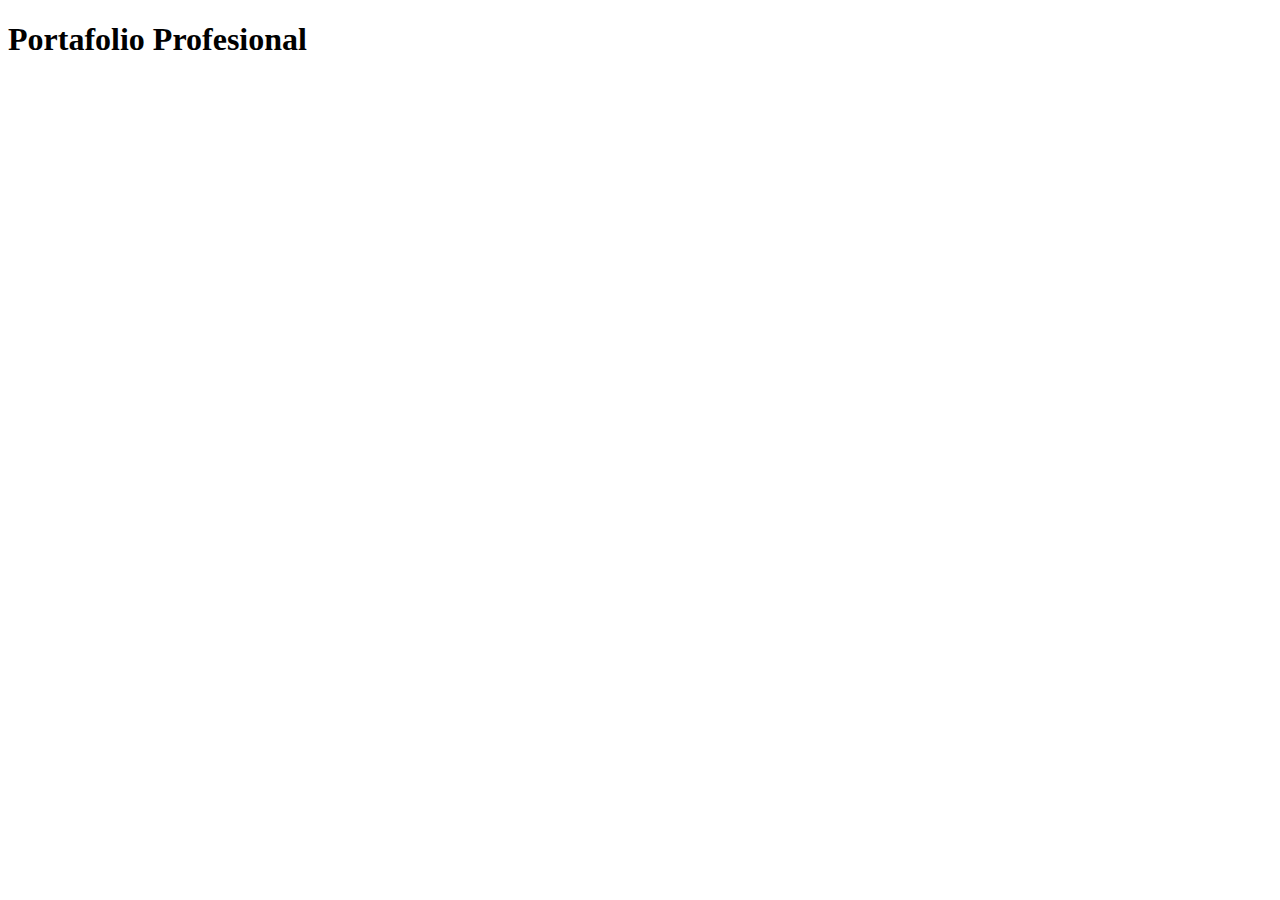
<file: Bootstrap Ejercico/index.html>
<!doctype html>
<html lang="es">
  <head>
    <meta charset="utf-8">
    <meta name="viewport" content="width=device-width, initial-scale=1">
    <title>Bootstrap demo</title>
    <link href="https://cdn.jsdelivr.net/npm/bootstrap@5.3.8/dist/css/bootstrap.min.css" rel="stylesheet" integrity="sha384-sRIl4kxILFvY47J16cr9ZwB07vP4J8+LH7qKQnuqkuIAvNWLzeN8tE5YBujZqJLB" crossorigin="anonymous">
  </head>
  <body>
    <h1>Portafolio Profesional</h1>
    <script src="https://cdn.jsdelivr.net/npm/bootstrap@5.3.8/dist/js/bootstrap.bundle.min.js" integrity="sha384-FKyoEForCGlyvwx9Hj09JcYn3nv7wiPVlz7YYwJrWVcXK/BmnVDxM+D2scQbITxI" crossorigin="anonymous"></script>
  </body>
   <header class="header"></header>
    <section class="about"></section>
    <section class="projects"></section>
    <section class="skills"></section>
    <footer class="footer"></footer>
</body>
</html>
</file>
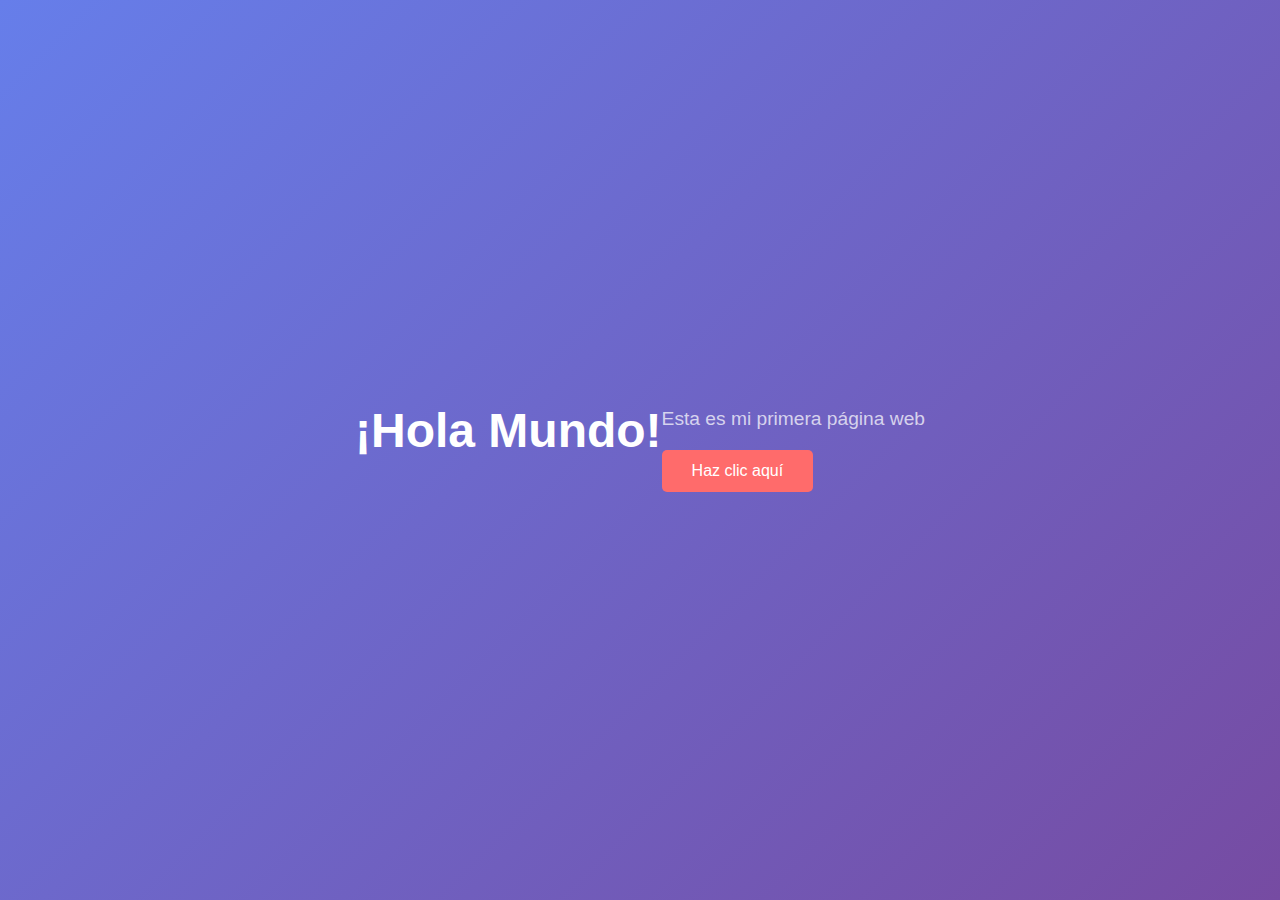
<file: IntroHTML/index.html>
<!DOCTYPE html>
<html lang="es">
<head>
    <meta charset="UTF-8">
    <meta name="viewport" content="width=device-width, initial-scale=1.0">
    <title>Mi Primera Página Web</title>
    <link rel="stylesheet" href="style.css">
</head>
<body>
    <header>
        <h1>¡Hola Mundo!</h1>
    </header>
    
    <main>
        <p id="mensaje">Esta es mi primera página web</p>
        <button id="boton">Haz clic aquí</button>
    </main>
    
    <script src="script.js"></script>
</body>
</html>
</file>
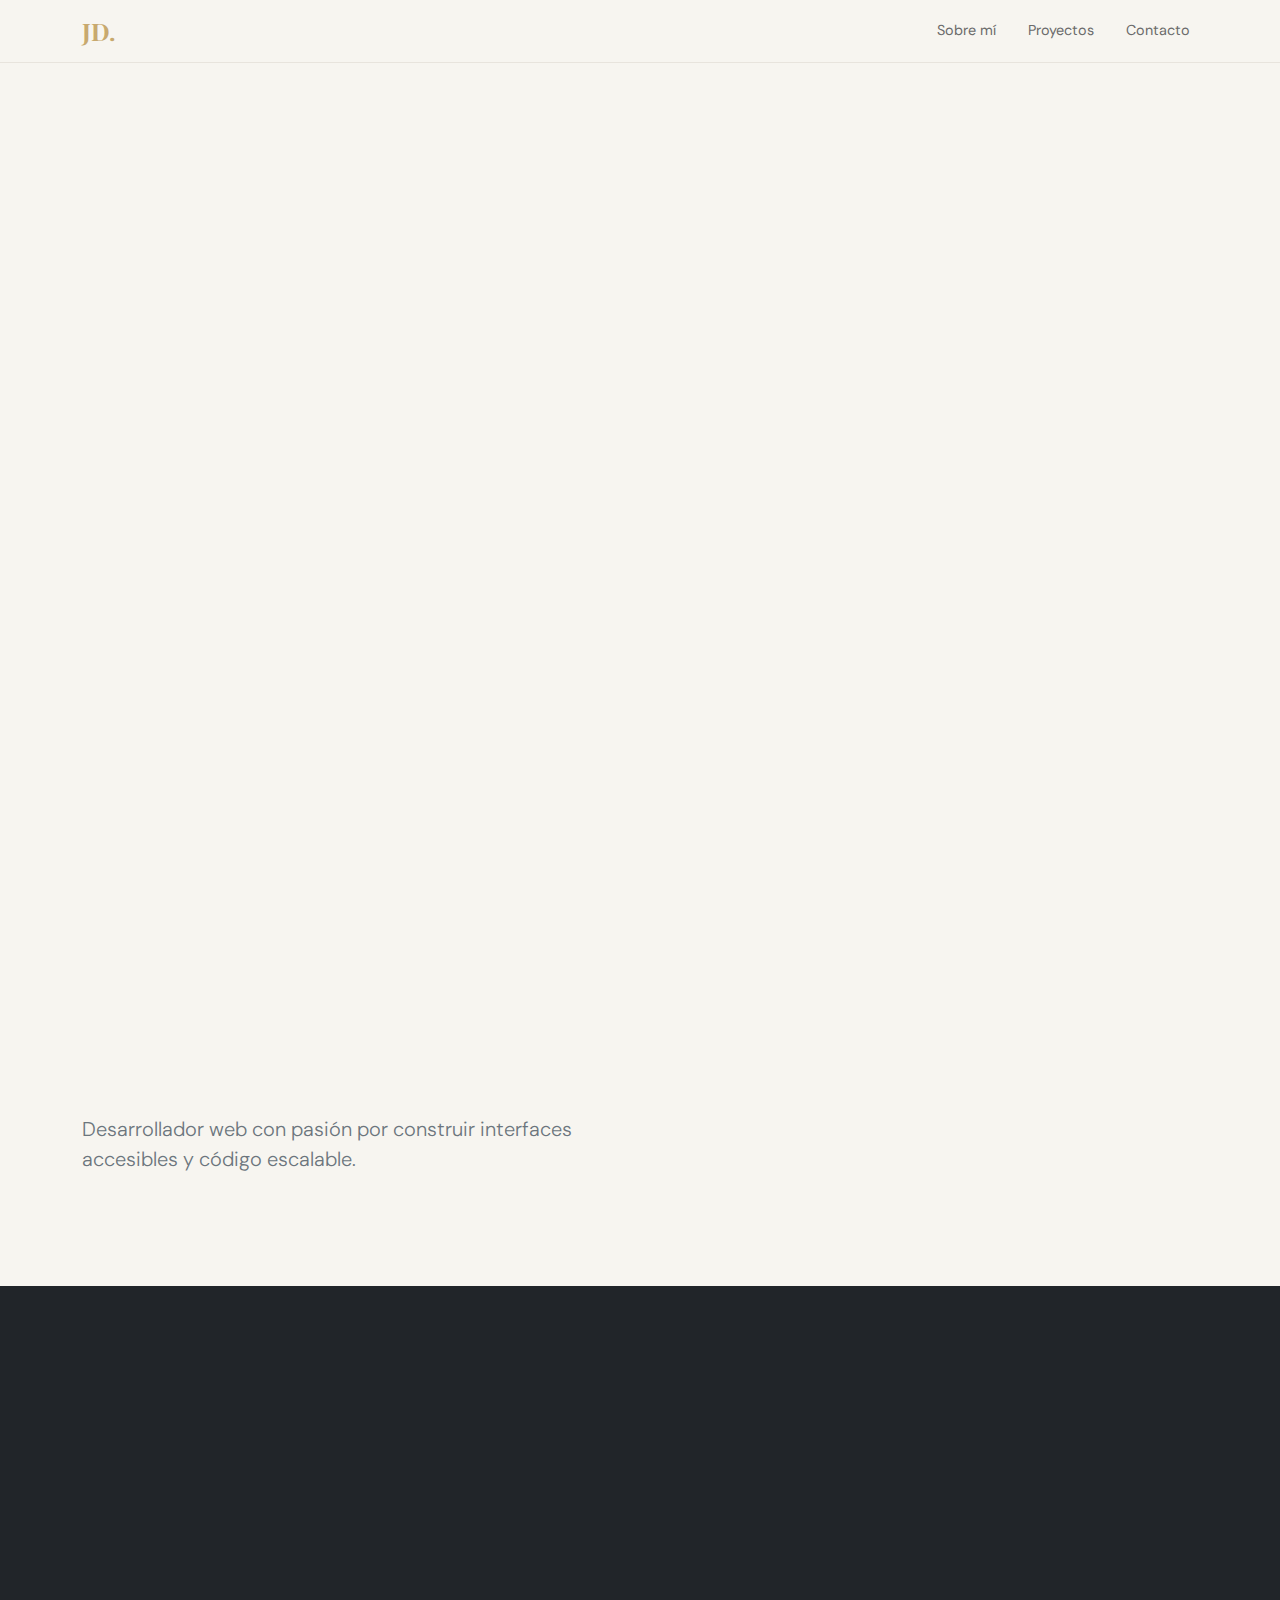
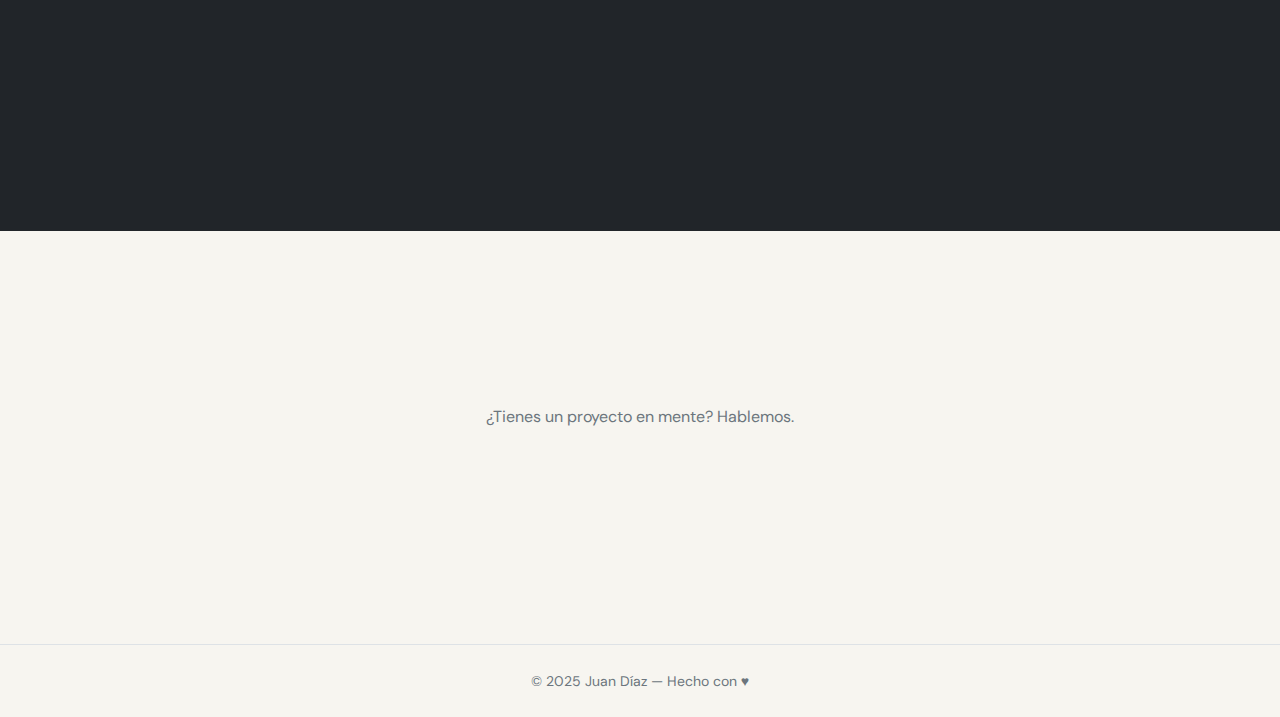
<file: portafolio final/index.html>
<!DOCTYPE html>
<html lang="es">
<head>
  <meta charset="UTF-8"/>
  <meta name="viewport" content="width=device-width, initial-scale=1.0"/>
  <title>Portafolio</title>
  <link href="https://cdn.jsdelivr.net/npm/bootstrap@5.3.3/dist/css/bootstrap.min.css" rel="stylesheet"/>
  <link href="https://fonts.googleapis.com/css2?family=Playfair+Display:wght@400;700&family=DM+Sans:wght@300;400;500&display=swap" rel="stylesheet"/>
  <link rel="stylesheet" href="style.css"/>
</head>
<body>

  <nav class="navbar navbar-expand-md fixed-top" id="navbar">
    <div class="container">
      <a class="navbar-brand logo" href="#">JD.</a>
      <button class="navbar-toggler" type="button" data-bs-toggle="collapse" data-bs-target="#menu">
        <span class="navbar-toggler-icon"></span>
      </button>
      <div class="collapse navbar-collapse justify-content-end" id="menu">
        <ul class="navbar-nav gap-3">
          <li class="nav-item"><a class="nav-link" href="#sobre-mi">Sobre mí</a></li>
          <li class="nav-item"><a class="nav-link" href="#proyectos">Proyectos</a></li>
          <li class="nav-item"><a class="nav-link" href="#contacto">Contacto</a></li>
        </ul>
      </div>
    </div>
  </nav>

  <section class="hero d-flex align-items-center">
    <div class="container">
      <div class="row align-items-center g-5">
        <div class="col-md-7">
          <p class="tag">Desarrollador Web</p>
          <h1 class="display-3 fw-bold">Hola, soy<br><span class="gold">Juan Díaz</span></h1>
          <p class="lead text-secondary fw-light mt-3 mb-4">Creo experiencias digitales limpias, funcionales y memorables.</p>
          <a href="#proyectos" class="btn-custom">Ver proyectos</a>
        </div>
        <div class="col-md-5 text-center">
          <div class="avatar mx-auto">JD</div>
        </div>
      </div>
    </div>
  </section>

  <section id="sobre-mi" class="py-6">
    <div class="container">
      <h2 class="section-title">Sobre mí</h2>
      <div class="row g-5 mt-2">
        <div class="col-md-6">
          <p class="text-secondary fw-light fs-5">Desarrollador web con pasión por construir interfaces accesibles y código escalable.</p>
        </div>
        <div class="col-md-6 d-flex flex-wrap gap-2 align-content-start">
          <span class="skill-tag">HTML</span>
          <span class="skill-tag">CSS</span>
          <span class="skill-tag">JavaScript</span>
          <span class="skill-tag">Bootstrap</span>
          <span class="skill-tag">React</span>
          <span class="skill-tag">Git</span>
        </div>
      </div>
    </div>
  </section>

  <section id="proyectos" class="py-6 bg-dark">
    <div class="container">
      <h2 class="section-title light">Proyectos</h2>
      <div class="row g-4 mt-2">
        <div class="col-md-4">
          <div class="project-card h-100">
            <div class="card-num">01</div>
            <h3>Landing Page</h3>
            <p>Página responsiva con animaciones CSS y diseño moderno.</p>
            <a href="#" class="proj-link">Ver proyecto →</a>
          </div>
        </div>
        <div class="col-md-4">
          <div class="project-card h-100">
            <div class="card-num">02</div>
            <h3>App de Tareas</h3>
            <p>CRUD con JavaScript vanilla y LocalStorage.</p>
            <a href="#" class="proj-link">Ver proyecto →</a>
          </div>
        </div>
        <div class="col-md-4">
          <div class="project-card h-100">
            <div class="card-num">03</div>
            <h3>Dashboard UI</h3>
            <p>Panel con gráficas, tablas y componentes reutilizables.</p>
            <a href="#" class="proj-link">Ver proyecto →</a>
          </div>
        </div>
      </div>
    </div>
  </section>

  <section id="contacto" class="py-6 text-center">
    <div class="container">
      <h2 class="section-title">Contacto</h2>
      <p class="text-secondary mt-3 mb-4">¿Tienes un proyecto en mente? Hablemos.</p>
      <a href="mailto:juan@email.com" class="btn-custom">juan@email.com</a>
      <div class="d-flex justify-content-center gap-4 mt-4">
        <a href="#" class="social-link">GitHub</a>
        <a href="#" class="social-link">LinkedIn</a>
        <a href="#" class="social-link">Twitter</a>
      </div>
    </div>
  </section>

  <footer class="text-center py-4 text-secondary border-top">
    <small>© 2025 Juan Díaz — Hecho con ♥</small>
  </footer>

  <script src="https://cdn.jsdelivr.net/npm/bootstrap@5.3.3/dist/js/bootstrap.bundle.min.js"></script>
  <script src="script.js"></script>
</body>
</html>
</file>
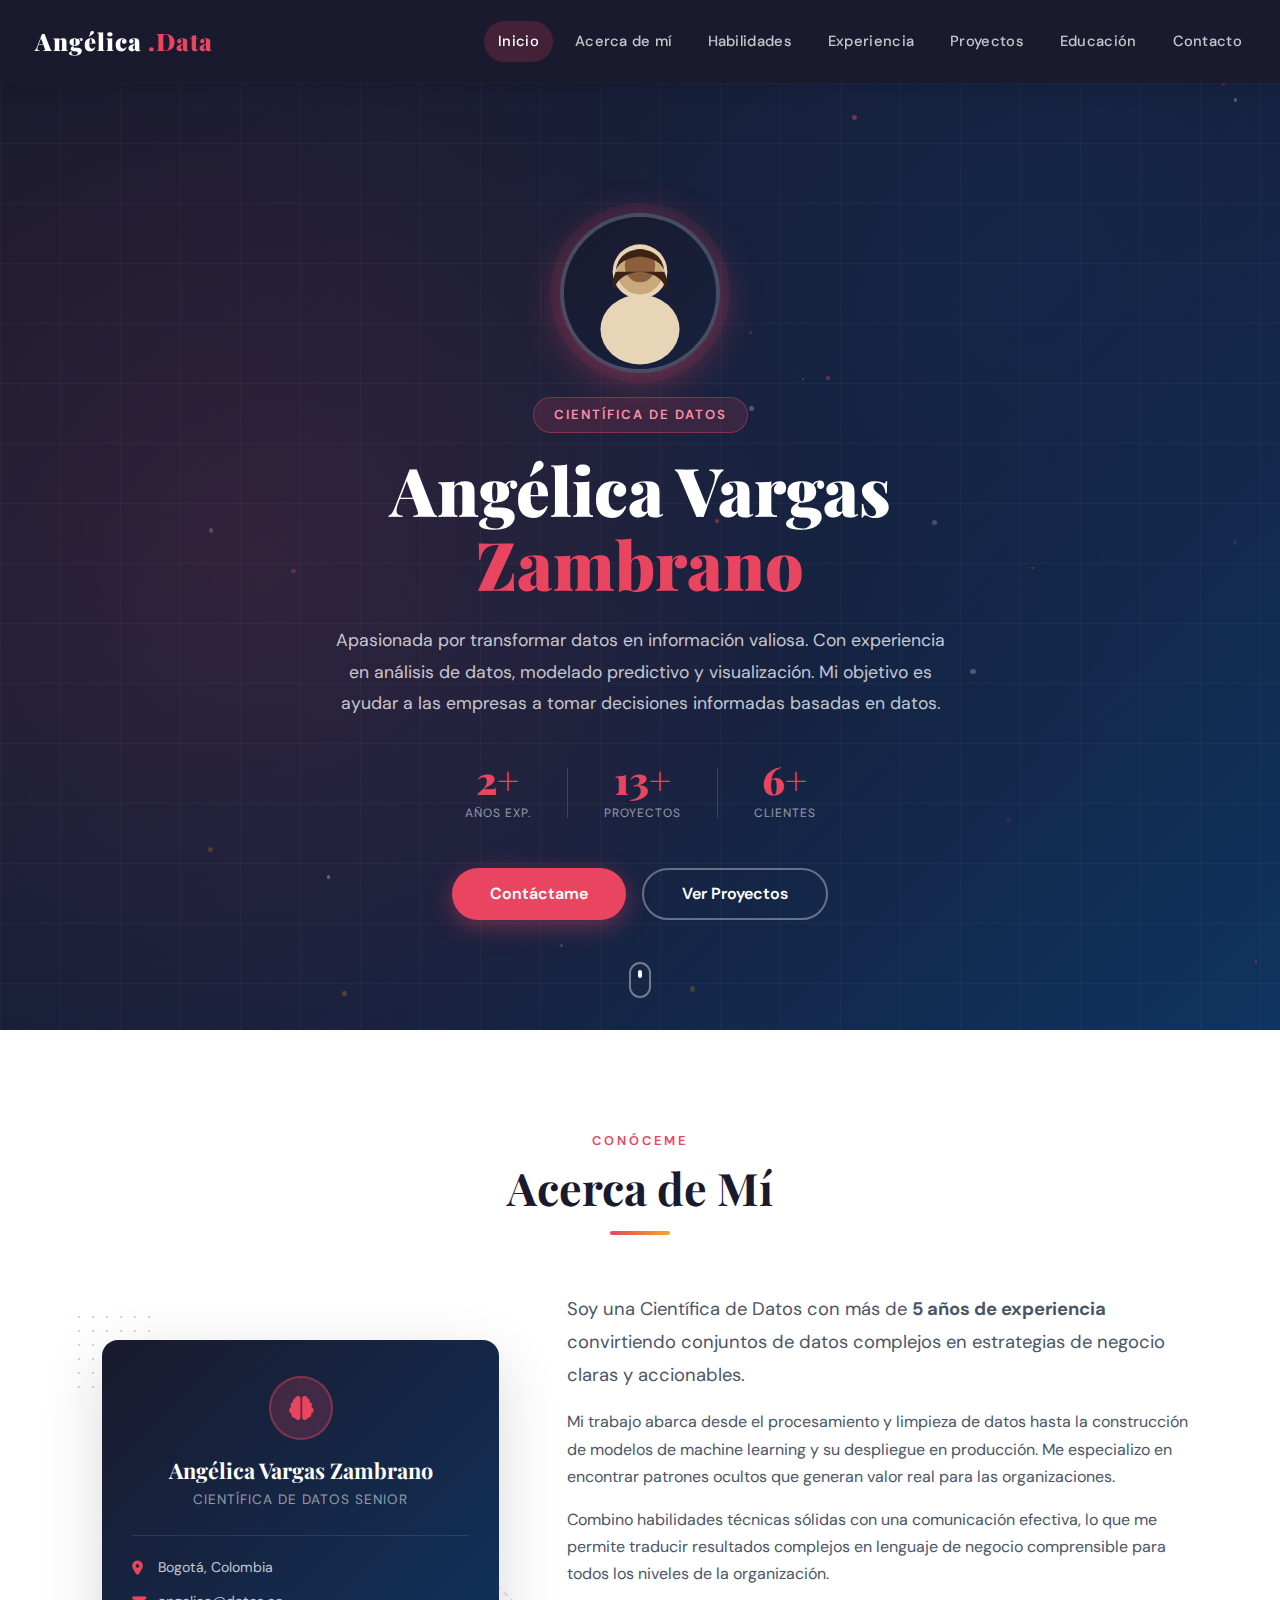
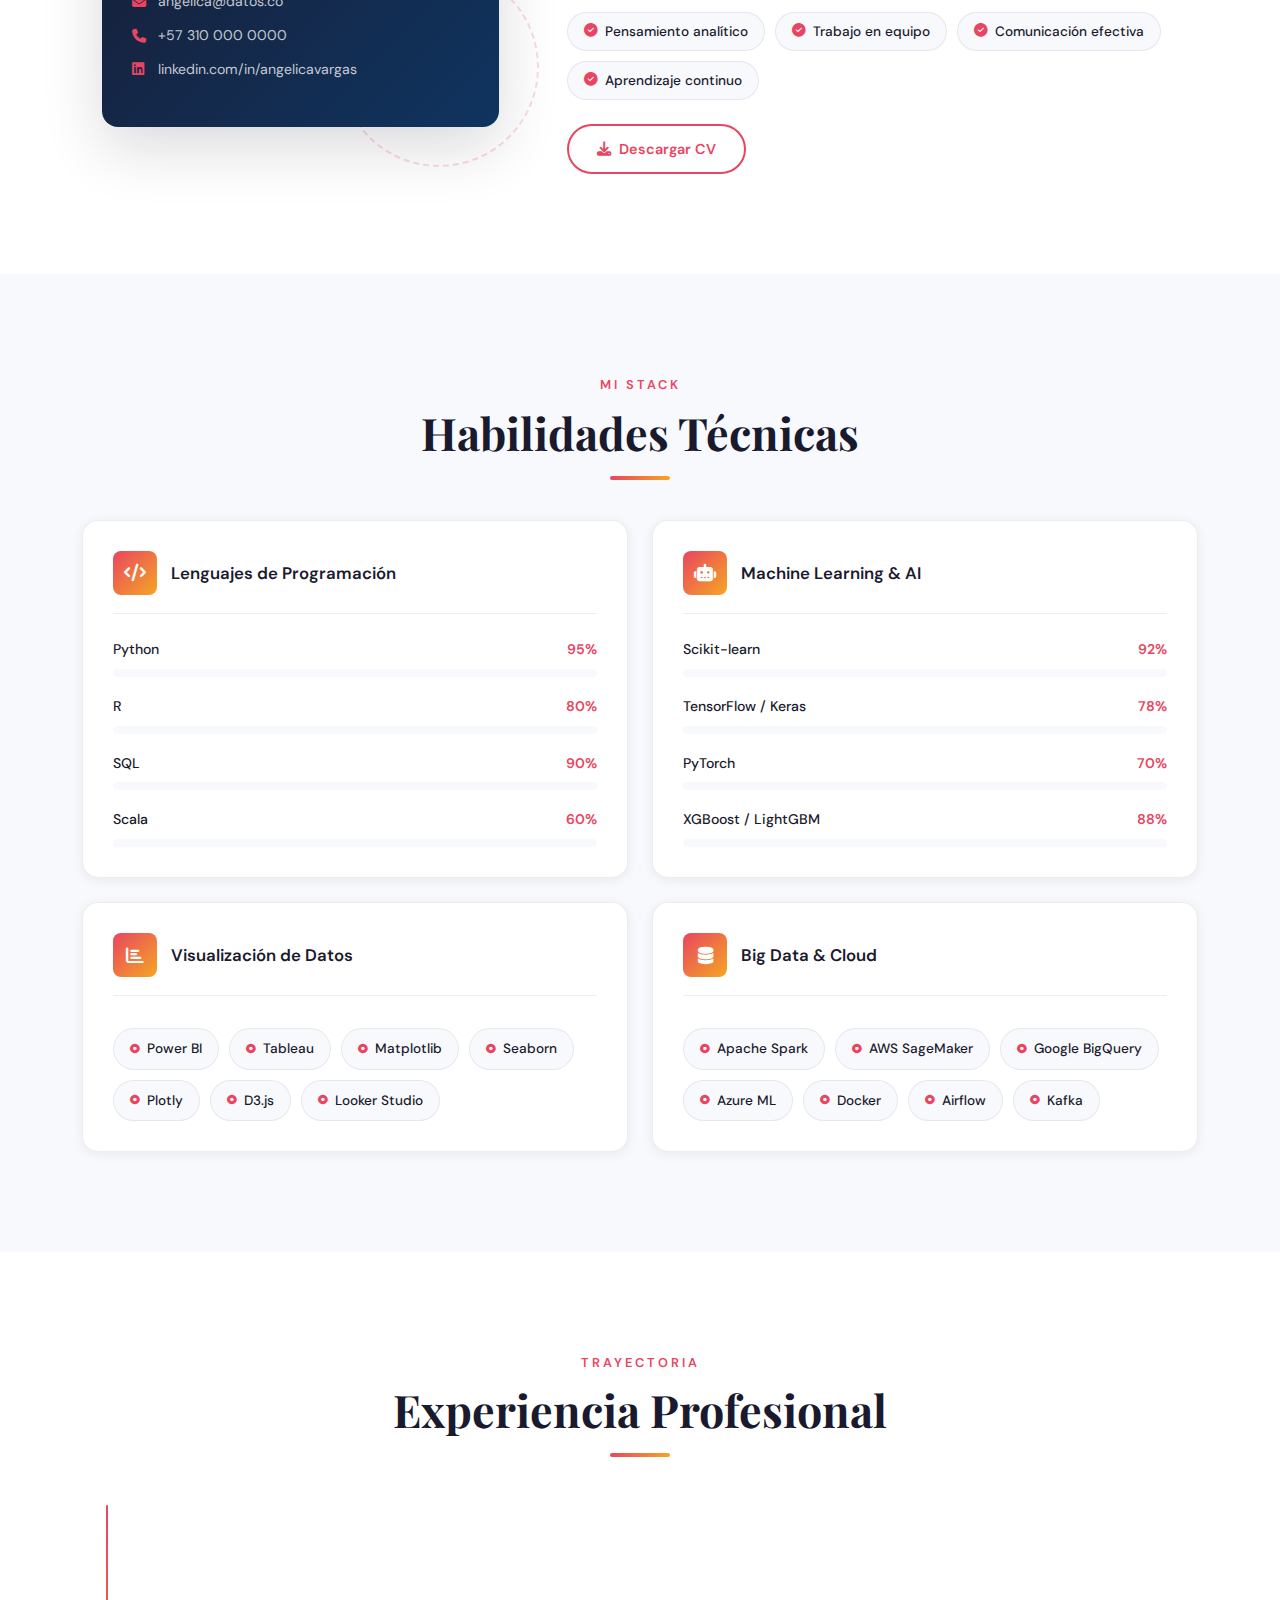
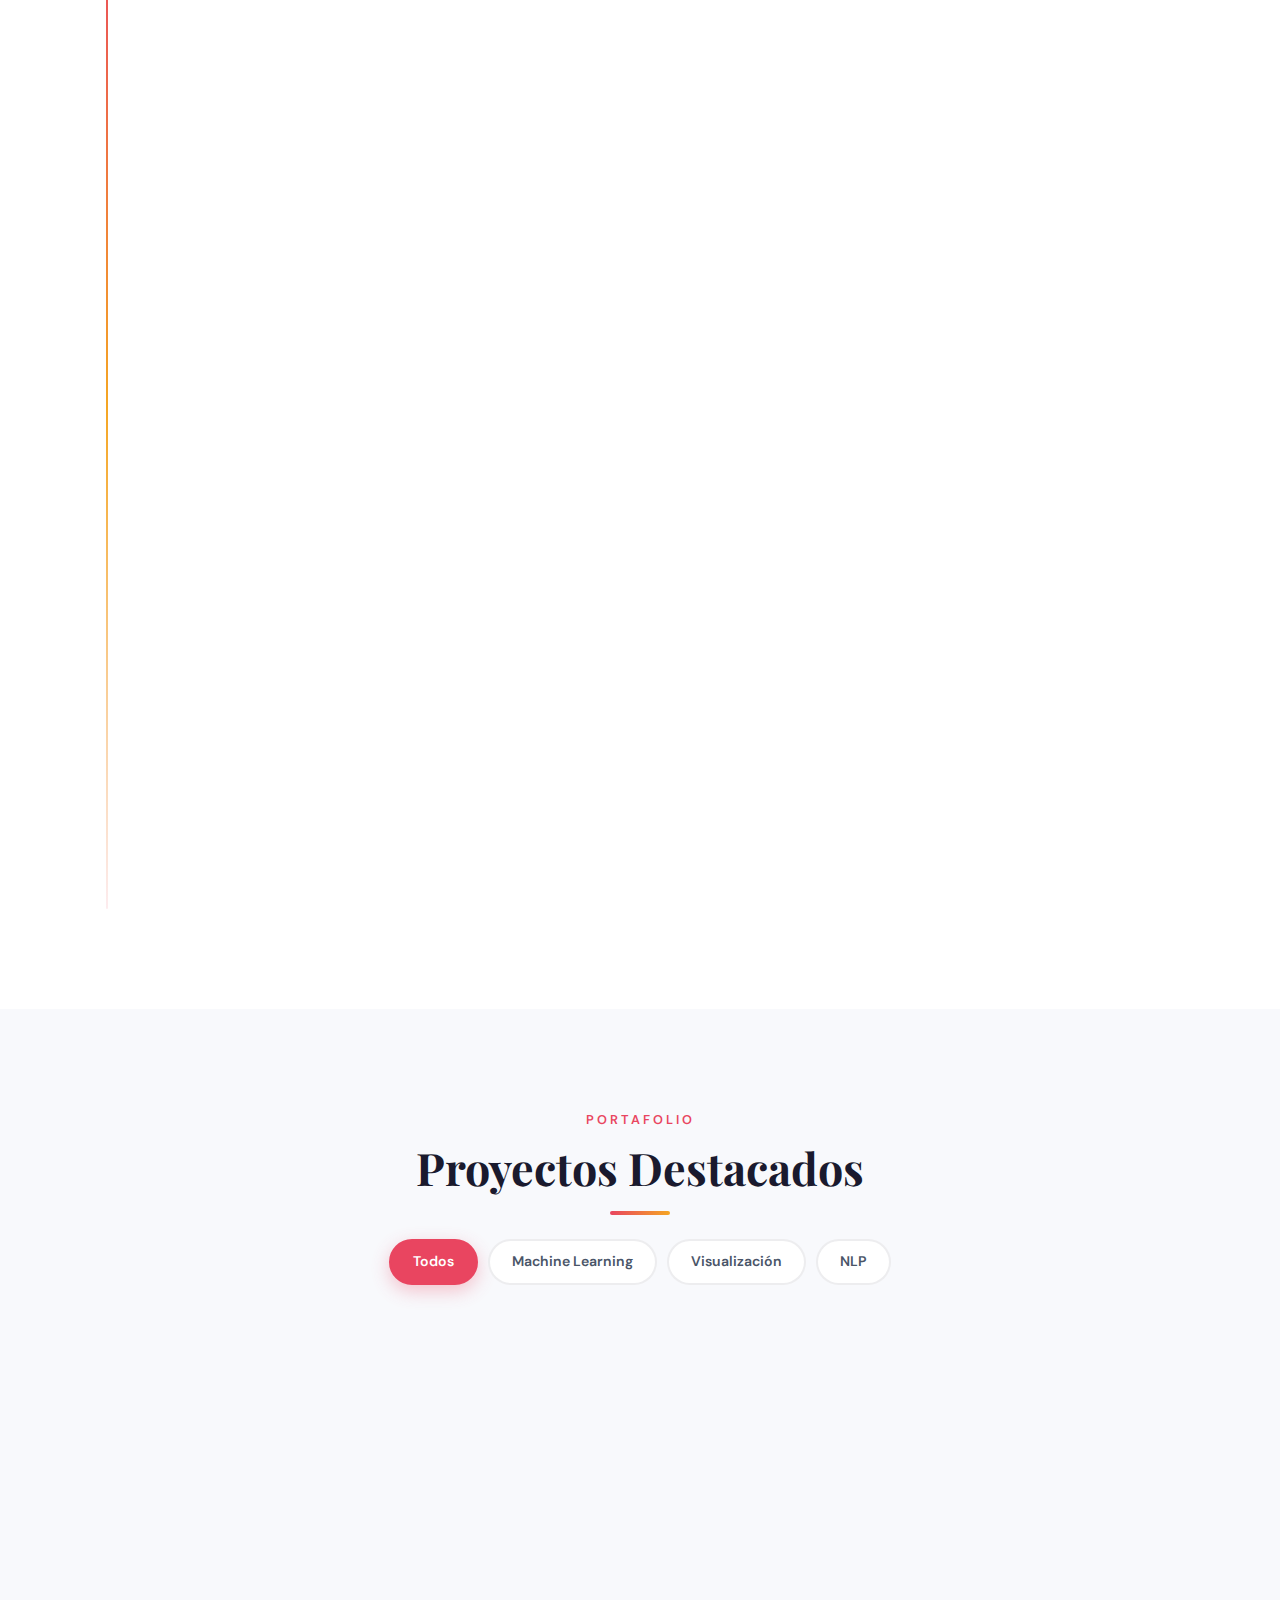
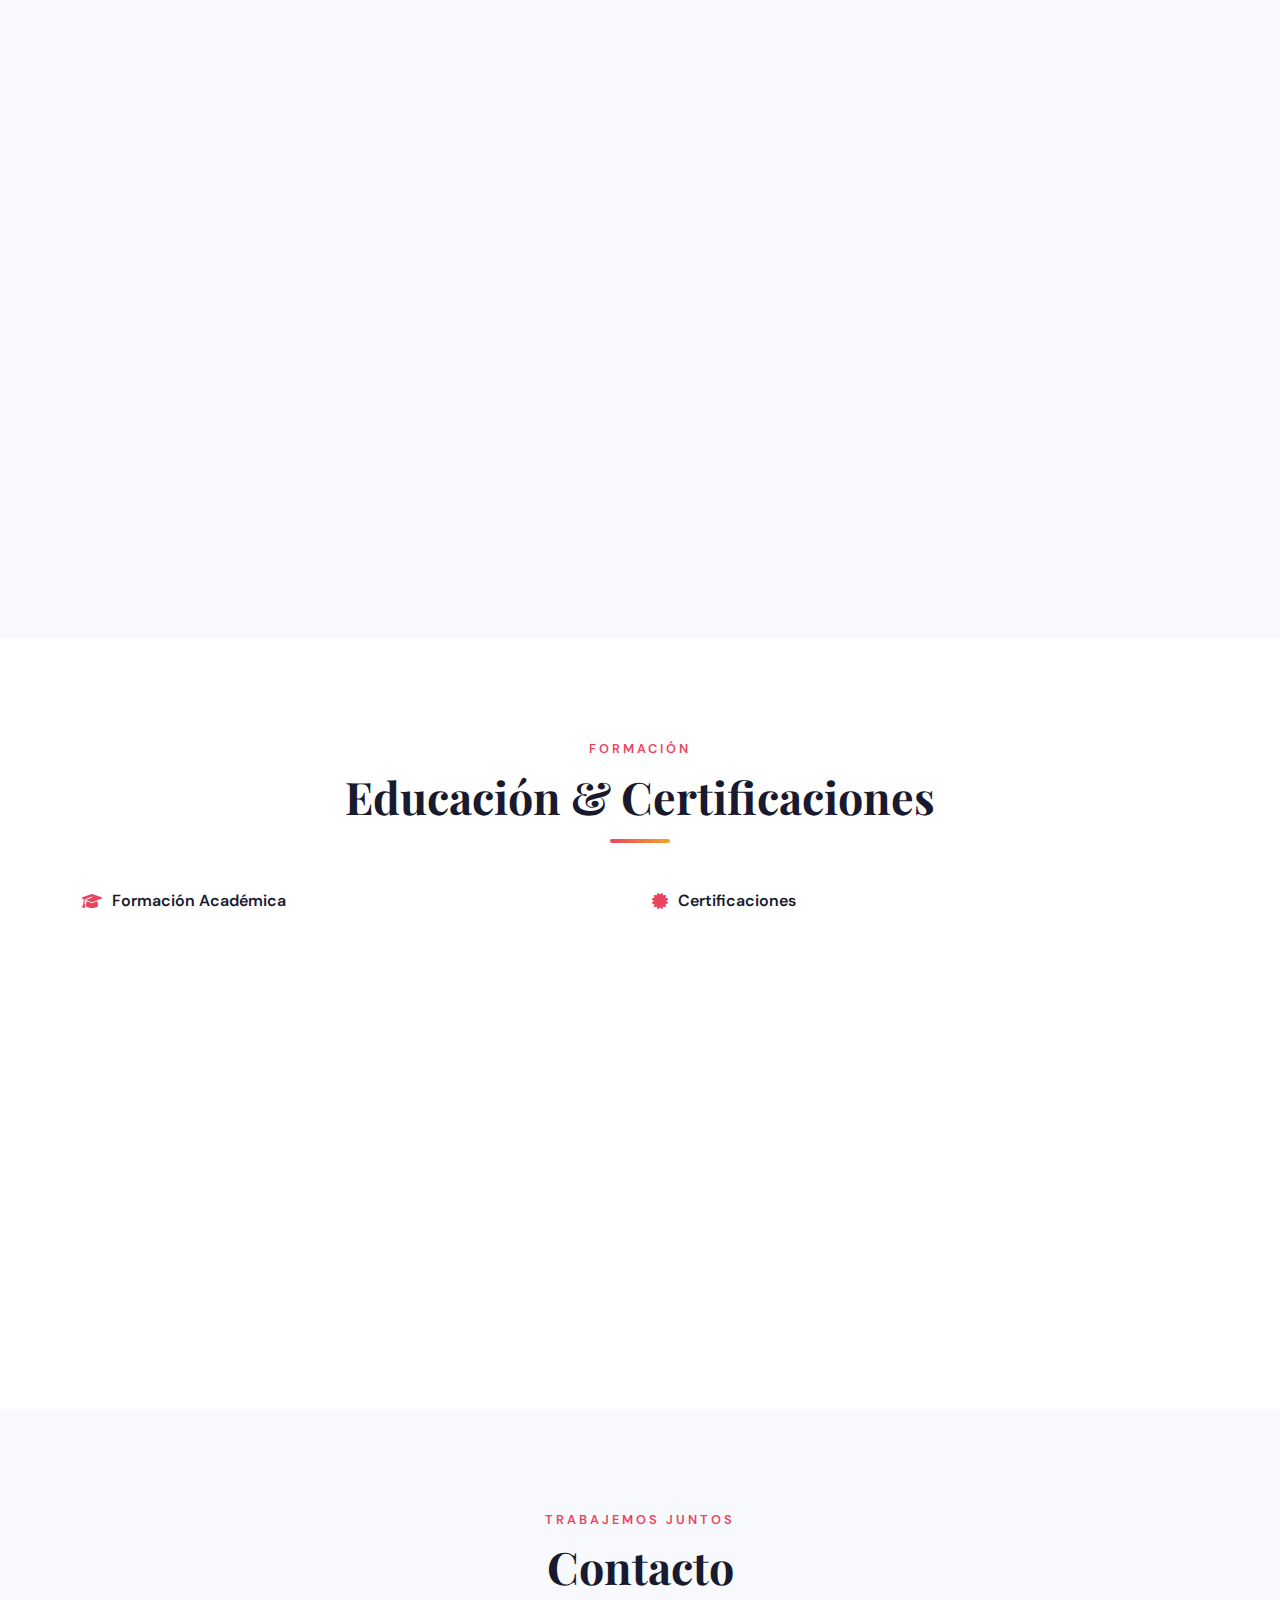
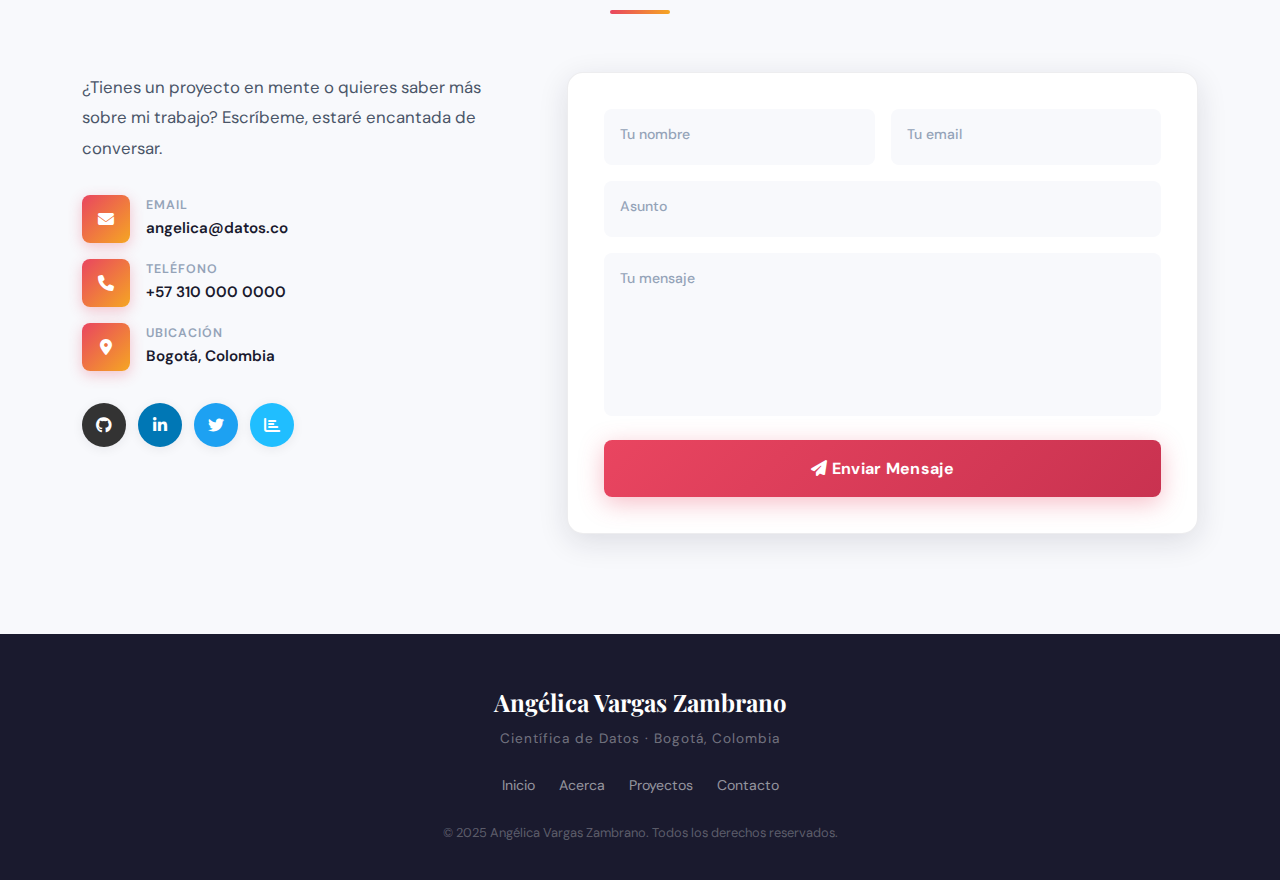
<file: portafolio_en_clase/portafolio.html>
<!DOCTYPE html>
<html lang="es">
<head>
    <meta charset="UTF-8">
    <meta name="viewport" content="width=device-width, initial-scale=1.0">
    <title>Portafolio CV - Angélica Vargas Zambrano</title>

    <!-- Bootstrap 5 CSS -->
    <link href="https://cdnjs.cloudflare.com/ajax/libs/bootstrap/5.3.0/css/bootstrap.min.css" rel="stylesheet">

    <!-- Font Awesome para iconos -->
    <link href="https://cdnjs.cloudflare.com/ajax/libs/font-awesome/6.4.0/css/all.min.css" rel="stylesheet">

    <!-- Google Fonts -->
    <link href="https://fonts.googleapis.com/css2?family=Playfair+Display:wght@400;700;900&family=DM+Sans:wght@300;400;500;600&display=swap" rel="stylesheet">

    <link rel="stylesheet" href="styles-portafolio.css">
</head>
<body>
    <!--==========================
    BARRA DE NAVEGACIÓN
    =============================-->
    <nav class="navbar navbar-expand-lg navbar-dark">
        <div class="container-fluid px-4">
            <a class="navbar-brand" href="#inicio">
                <i class="fas fa-chart-scatter"></i> Angélica <span>.Data</span>
            </a>
            <button class="navbar-toggler" type="button" data-bs-toggle="collapse" data-bs-target="#navbarNav">
                <span class="navbar-toggler-icon"></span>
            </button>
            <div class="collapse navbar-collapse" id="navbarNav">
                <ul class="navbar-nav ms-auto">
                    <li class="nav-item"><a href="#inicio" class="nav-link active">Inicio</a></li>
                    <li class="nav-item"><a href="#acerca" class="nav-link">Acerca de mí</a></li>
                    <li class="nav-item"><a href="#habilidades" class="nav-link">Habilidades</a></li>
                    <li class="nav-item"><a href="#experiencia" class="nav-link">Experiencia</a></li>
                    <li class="nav-item"><a href="#proyectos" class="nav-link">Proyectos</a></li>
                    <li class="nav-item"><a href="#educacion" class="nav-link">Educación</a></li>
                    <li class="nav-item"><a href="#contacto" class="nav-link">Contacto</a></li>
                </ul>
            </div>
        </div>
    </nav>

    <!--==========================
    SECCIÓN HÉROE
    =============================-->
    <section class="hero" id="inicio">
        <div class="hero-particles" id="particles"></div>
        <div class="hero-content container">
            <svg class="hero-image" viewBox="0 0 200 200" xmlns="http://www.w3.org/2000/svg">
                <defs>
                    <linearGradient id="avatarGrad" x1="0%" y1="0%" x2="100%" y2="100%">
                        <stop offset="0%" style="stop-color:#1a1a2e"/>
                        <stop offset="100%" style="stop-color:#16213e"/>
                    </linearGradient>
                </defs>
                <rect width="200" height="200" fill="url(#avatarGrad)" rx="100"/>
                <circle cx="100" cy="72" r="36" fill="#e8d5b7"/>
                <ellipse cx="100" cy="148" rx="52" ry="46" fill="#e8d5b7"/>
                <circle cx="100" cy="72" r="30" fill="#c9a87c"/>
                <ellipse cx="100" cy="64" rx="20" ry="22" fill="#8b5e3c"/>
                <!-- Hair -->
                <path d="M68,72 Q70,45 100,42 Q130,45 132,72 Q128,55 100,52 Q72,55 68,72Z" fill="#3d2314"/>
                <path d="M68,72 Q62,85 65,100 Q68,75 100,72 Q132,75 135,100 Q138,85 132,72Z" fill="#3d2314"/>
            </svg>
            <div class="hero-badge">Científica de Datos</div>
            <h1>Angélica Vargas<br><span class="hero-lastname">Zambrano</span></h1>
            <p class="description">
                Apasionada por transformar datos en información valiosa.
                Con experiencia en análisis de datos, modelado predictivo y visualización.
                Mi objetivo es ayudar a las empresas a tomar decisiones informadas basadas en datos.
            </p>
            <div class="hero-stats">
                <div class="stat-item"><span class="stat-number" data-target="5">0</span><span class="stat-label">Años Exp.</span></div>
                <div class="stat-divider"></div>
                <div class="stat-item"><span class="stat-number" data-target="30">0</span><span class="stat-label">Proyectos</span></div>
                <div class="stat-divider"></div>
                <div class="stat-item"><span class="stat-number" data-target="15">0</span><span class="stat-label">Clientes</span></div>
            </div>
            <div class="hero-btns">
                <a href="#contacto" class="btn btn-primary-custom">Contáctame</a>
                <a href="#proyectos" class="btn btn-outline-custom">Ver Proyectos</a>
            </div>
        </div>
        <div class="hero-scroll-indicator">
            <span></span>
        </div>
    </section>

    <!--==========================
    SECCIÓN ACERCA DE MÍ
    =============================-->
    <section class="section-about" id="acerca">
        <div class="container">
            <div class="section-header text-center">
                <span class="section-tag">Conóceme</span>
                <h2 class="section-title">Acerca de Mí</h2>
                <div class="section-line"></div>
            </div>
            <div class="row align-items-center g-5 mt-2">
                <div class="col-lg-5">
                    <div class="about-visual">
                        <div class="about-card-main">
                            <div class="about-icon-wrap"><i class="fas fa-brain"></i></div>
                            <h4>Angélica Vargas Zambrano</h4>
                            <p>Científica de Datos Senior</p>
                            <div class="about-info-list">
                                <div class="about-info-item"><i class="fas fa-map-marker-alt"></i> Bogotá, Colombia</div>
                                <div class="about-info-item"><i class="fas fa-envelope"></i> angelica@datos.co</div>
                                <div class="about-info-item"><i class="fas fa-phone"></i> +57 310 000 0000</div>
                                <div class="about-info-item"><i class="fab fa-linkedin"></i> linkedin.com/in/angelicavargas</div>
                            </div>
                        </div>
                        <div class="about-deco-circle"></div>
                        <div class="about-deco-dots"></div>
                    </div>
                </div>
                <div class="col-lg-7">
                    <div class="about-text">
                        <p class="about-lead">
                            Soy una Científica de Datos con más de <strong>5 años de experiencia</strong> convirtiendo conjuntos de datos complejos en estrategias de negocio claras y accionables.
                        </p>
                        <p>
                            Mi trabajo abarca desde el procesamiento y limpieza de datos hasta la construcción de modelos de machine learning y su despliegue en producción. Me especializo en encontrar patrones ocultos que generan valor real para las organizaciones.
                        </p>
                        <p>
                            Combino habilidades técnicas sólidas con una comunicación efectiva, lo que me permite traducir resultados complejos en lenguaje de negocio comprensible para todos los niveles de la organización.
                        </p>
                        <div class="about-qualities">
                            <div class="quality-chip"><i class="fas fa-check-circle"></i> Pensamiento analítico</div>
                            <div class="quality-chip"><i class="fas fa-check-circle"></i> Trabajo en equipo</div>
                            <div class="quality-chip"><i class="fas fa-check-circle"></i> Comunicación efectiva</div>
                            <div class="quality-chip"><i class="fas fa-check-circle"></i> Aprendizaje continuo</div>
                        </div>
                        <a href="#" class="btn-download"><i class="fas fa-download"></i> Descargar CV</a>
                    </div>
                </div>
            </div>
        </div>
    </section>

    <!--==========================
    SECCIÓN HABILIDADES
    =============================-->
    <section class="section-skills" id="habilidades">
        <div class="container">
            <div class="section-header text-center">
                <span class="section-tag">Mi Stack</span>
                <h2 class="section-title">Habilidades Técnicas</h2>
                <div class="section-line"></div>
            </div>
            <div class="row g-4 mt-3">
                <!-- Lenguajes -->
                <div class="col-lg-6">
                    <div class="skill-category-card">
                        <div class="skill-cat-header">
                            <i class="fas fa-code"></i>
                            <h4>Lenguajes de Programación</h4>
                        </div>
                        <div class="skill-bars">
                            <div class="skill-bar-item">
                                <div class="skill-bar-label"><span>Python</span><span>95%</span></div>
                                <div class="skill-bar-track"><div class="skill-bar-fill" data-width="95"></div></div>
                            </div>
                            <div class="skill-bar-item">
                                <div class="skill-bar-label"><span>R</span><span>80%</span></div>
                                <div class="skill-bar-track"><div class="skill-bar-fill" data-width="80"></div></div>
                            </div>
                            <div class="skill-bar-item">
                                <div class="skill-bar-label"><span>SQL</span><span>90%</span></div>
                                <div class="skill-bar-track"><div class="skill-bar-fill" data-width="90"></div></div>
                            </div>
                            <div class="skill-bar-item">
                                <div class="skill-bar-label"><span>Scala</span><span>60%</span></div>
                                <div class="skill-bar-track"><div class="skill-bar-fill" data-width="60"></div></div>
                            </div>
                        </div>
                    </div>
                </div>
                <!-- ML/AI -->
                <div class="col-lg-6">
                    <div class="skill-category-card">
                        <div class="skill-cat-header">
                            <i class="fas fa-robot"></i>
                            <h4>Machine Learning & AI</h4>
                        </div>
                        <div class="skill-bars">
                            <div class="skill-bar-item">
                                <div class="skill-bar-label"><span>Scikit-learn</span><span>92%</span></div>
                                <div class="skill-bar-track"><div class="skill-bar-fill" data-width="92"></div></div>
                            </div>
                            <div class="skill-bar-item">
                                <div class="skill-bar-label"><span>TensorFlow / Keras</span><span>78%</span></div>
                                <div class="skill-bar-track"><div class="skill-bar-fill" data-width="78"></div></div>
                            </div>
                            <div class="skill-bar-item">
                                <div class="skill-bar-label"><span>PyTorch</span><span>70%</span></div>
                                <div class="skill-bar-track"><div class="skill-bar-fill" data-width="70"></div></div>
                            </div>
                            <div class="skill-bar-item">
                                <div class="skill-bar-label"><span>XGBoost / LightGBM</span><span>88%</span></div>
                                <div class="skill-bar-track"><div class="skill-bar-fill" data-width="88"></div></div>
                            </div>
                        </div>
                    </div>
                </div>
                <!-- Visualización -->
                <div class="col-lg-6">
                    <div class="skill-category-card">
                        <div class="skill-cat-header">
                            <i class="fas fa-chart-bar"></i>
                            <h4>Visualización de Datos</h4>
                        </div>
                        <div class="skill-tags">
                            <span class="skill-tag"><i class="fas fa-circle-dot"></i> Power BI</span>
                            <span class="skill-tag"><i class="fas fa-circle-dot"></i> Tableau</span>
                            <span class="skill-tag"><i class="fas fa-circle-dot"></i> Matplotlib</span>
                            <span class="skill-tag"><i class="fas fa-circle-dot"></i> Seaborn</span>
                            <span class="skill-tag"><i class="fas fa-circle-dot"></i> Plotly</span>
                            <span class="skill-tag"><i class="fas fa-circle-dot"></i> D3.js</span>
                            <span class="skill-tag"><i class="fas fa-circle-dot"></i> Looker Studio</span>
                        </div>
                    </div>
                </div>
                <!-- Big Data -->
                <div class="col-lg-6">
                    <div class="skill-category-card">
                        <div class="skill-cat-header">
                            <i class="fas fa-database"></i>
                            <h4>Big Data & Cloud</h4>
                        </div>
                        <div class="skill-tags">
                            <span class="skill-tag"><i class="fas fa-circle-dot"></i> Apache Spark</span>
                            <span class="skill-tag"><i class="fas fa-circle-dot"></i> AWS SageMaker</span>
                            <span class="skill-tag"><i class="fas fa-circle-dot"></i> Google BigQuery</span>
                            <span class="skill-tag"><i class="fas fa-circle-dot"></i> Azure ML</span>
                            <span class="skill-tag"><i class="fas fa-circle-dot"></i> Docker</span>
                            <span class="skill-tag"><i class="fas fa-circle-dot"></i> Airflow</span>
                            <span class="skill-tag"><i class="fas fa-circle-dot"></i> Kafka</span>
                        </div>
                    </div>
                </div>
            </div>
        </div>
    </section>

    <!--==========================
    SECCIÓN EXPERIENCIA
    =============================-->
    <section class="section-experience" id="experiencia">
        <div class="container">
            <div class="section-header text-center">
                <span class="section-tag">Trayectoria</span>
                <h2 class="section-title">Experiencia Profesional</h2>
                <div class="section-line"></div>
            </div>
            <div class="timeline mt-5">

                <div class="timeline-item reveal">
                    <div class="timeline-dot"></div>
                    <div class="timeline-date">2022 — Presente</div>
                    <div class="timeline-card">
                        <div class="timeline-card-header">
                            <div>
                                <h4>Científica de Datos Senior</h4>
                                <p class="timeline-company"><i class="fas fa-building"></i> TechCorp Analytics · Bogotá</p>
                            </div>
                            <span class="timeline-badge">Actual</span>
                        </div>
                        <ul class="timeline-list">
                            <li>Lideré el desarrollo de modelos predictivos que redujeron la tasa de churn en un <strong>23%</strong>.</li>
                            <li>Diseñé pipelines de datos automatizados procesando más de <strong>10 millones de registros diarios</strong>.</li>
                            <li>Implementé dashboards en Power BI utilizados por la dirección ejecutiva para decisiones estratégicas.</li>
                        </ul>
                        <div class="timeline-techs">
                            <span>Python</span><span>AWS</span><span>Power BI</span><span>Spark</span>
                        </div>
                    </div>
                </div>

                <div class="timeline-item reveal">
                    <div class="timeline-dot"></div>
                    <div class="timeline-date">2020 — 2022</div>
                    <div class="timeline-card">
                        <div class="timeline-card-header">
                            <div>
                                <h4>Analista de Datos</h4>
                                <p class="timeline-company"><i class="fas fa-building"></i> FinSight Colombia · Medellín</p>
                            </div>
                        </div>
                        <ul class="timeline-list">
                            <li>Desarrollé modelos de scoring crediticio aumentando la precisión de aprobación en <strong>18%</strong>.</li>
                            <li>Automaticé reportes semanales ahorrando <strong>15 horas</strong> de trabajo manual mensual.</li>
                            <li>Realicé análisis de fraude identificando patrones sospechosos con un recall del 91%.</li>
                        </ul>
                        <div class="timeline-techs">
                            <span>Python</span><span>SQL</span><span>Tableau</span><span>Scikit-learn</span>
                        </div>
                    </div>
                </div>

                <div class="timeline-item reveal">
                    <div class="timeline-dot"></div>
                    <div class="timeline-date">2018 — 2020</div>
                    <div class="timeline-card">
                        <div class="timeline-card-header">
                            <div>
                                <h4>Junior Data Scientist</h4>
                                <p class="timeline-company"><i class="fas fa-building"></i> StartupData · Cali</p>
                            </div>
                        </div>
                        <ul class="timeline-list">
                            <li>Participé en proyectos de NLP para análisis de sentimientos en redes sociales.</li>
                            <li>Construí modelos de recomendación para e-commerce mejorando CTR en un <strong>12%</strong>.</li>
                            <li>Colaboré en la migración de procesos ETL a la nube con Google BigQuery.</li>
                        </ul>
                        <div class="timeline-techs">
                            <span>R</span><span>Python</span><span>BigQuery</span><span>TensorFlow</span>
                        </div>
                    </div>
                </div>

            </div>
        </div>
    </section>

    <!--==========================
    SECCIÓN PROYECTOS
    =============================-->
    <section class="section-projects" id="proyectos">
        <div class="container">
            <div class="section-header text-center">
                <span class="section-tag">Portafolio</span>
                <h2 class="section-title">Proyectos Destacados</h2>
                <div class="section-line"></div>
            </div>
            <div class="projects-filter text-center mt-4">
                <button class="filter-btn active" data-filter="all">Todos</button>
                <button class="filter-btn" data-filter="ml">Machine Learning</button>
                <button class="filter-btn" data-filter="viz">Visualización</button>
                <button class="filter-btn" data-filter="nlp">NLP</button>
            </div>
            <div class="row g-4 mt-2" id="projects-grid">

                <div class="col-lg-4 col-md-6 project-item" data-category="ml">
                    <div class="project-card reveal">
                        <div class="project-card-img" style="background: linear-gradient(135deg,#1a1a2e,#16213e);">
                            <i class="fas fa-chart-line project-icon"></i>
                            <span class="project-cat-badge">ML</span>
                        </div>
                        <div class="project-card-body">
                            <h5>Predicción de Churn Bancario</h5>
                            <p>Modelo de clasificación con XGBoost para predecir abandono de clientes en entidad financiera colombiana. Precisión del 94%.</p>
                            <div class="project-techs">
                                <span>Python</span><span>XGBoost</span><span>SHAP</span><span>AWS</span>
                            </div>
                            <div class="project-links">
                                <a href="#"><i class="fab fa-github"></i> Código</a>
                                <a href="#"><i class="fas fa-external-link-alt"></i> Demo</a>
                            </div>
                        </div>
                    </div>
                </div>

                <div class="col-lg-4 col-md-6 project-item" data-category="viz">
                    <div class="project-card reveal">
                        <div class="project-card-img" style="background: linear-gradient(135deg,#0f3443,#34e89e);">
                            <i class="fas fa-map-marked-alt project-icon"></i>
                            <span class="project-cat-badge">VIZ</span>
                        </div>
                        <div class="project-card-body">
                            <h5>Dashboard Geoespacial COVID-19</h5>
                            <p>Visualización interactiva de la propagación del COVID-19 en Colombia con datos del DANE. Más de 5.000 usuarios únicos.</p>
                            <div class="project-techs">
                                <span>Python</span><span>Plotly Dash</span><span>Pandas</span><span>GeoJSON</span>
                            </div>
                            <div class="project-links">
                                <a href="#"><i class="fab fa-github"></i> Código</a>
                                <a href="#"><i class="fas fa-external-link-alt"></i> Demo</a>
                            </div>
                        </div>
                    </div>
                </div>

                <div class="col-lg-4 col-md-6 project-item" data-category="nlp">
                    <div class="project-card reveal">
                        <div class="project-card-img" style="background: linear-gradient(135deg,#4a00e0,#8e2de2);">
                            <i class="fas fa-comments project-icon"></i>
                            <span class="project-cat-badge">NLP</span>
                        </div>
                        <div class="project-card-body">
                            <h5>Análisis de Sentimientos en Twitter</h5>
                            <p>Pipeline de NLP para analizar sentimientos sobre marcas colombianas en tiempo real usando BERT en español.</p>
                            <div class="project-techs">
                                <span>BERT</span><span>HuggingFace</span><span>Kafka</span><span>MongoDB</span>
                            </div>
                            <div class="project-links">
                                <a href="#"><i class="fab fa-github"></i> Código</a>
                                <a href="#"><i class="fas fa-external-link-alt"></i> Demo</a>
                            </div>
                        </div>
                    </div>
                </div>

                <div class="col-lg-4 col-md-6 project-item" data-category="ml">
                    <div class="project-card reveal">
                        <div class="project-card-img" style="background: linear-gradient(135deg,#f7971e,#ffd200);">
                            <i class="fas fa-shopping-cart project-icon"></i>
                            <span class="project-cat-badge">ML</span>
                        </div>
                        <div class="project-card-body">
                            <h5>Sistema de Recomendación E-commerce</h5>
                            <p>Motor de recomendación colaborativo para tienda online. Incrementó el ticket promedio en un 17% en producción.</p>
                            <div class="project-techs">
                                <span>Python</span><span>Surprise</span><span>FastAPI</span><span>Redis</span>
                            </div>
                            <div class="project-links">
                                <a href="#"><i class="fab fa-github"></i> Código</a>
                                <a href="#"><i class="fas fa-external-link-alt"></i> Demo</a>
                            </div>
                        </div>
                    </div>
                </div>

                <div class="col-lg-4 col-md-6 project-item" data-category="viz">
                    <div class="project-card reveal">
                        <div class="project-card-img" style="background: linear-gradient(135deg,#11998e,#38ef7d);">
                            <i class="fas fa-leaf project-icon"></i>
                            <span class="project-cat-badge">VIZ</span>
                        </div>
                        <div class="project-card-body">
                            <h5>Monitoreo Ambiental Bogotá</h5>
                            <p>Dashboard en tiempo real para monitorear calidad del aire y agua en Bogotá usando datos abiertos del DADEP.</p>
                            <div class="project-techs">
                                <span>Power BI</span><span>Python</span><span>Azure</span><span>IoT Hub</span>
                            </div>
                            <div class="project-links">
                                <a href="#"><i class="fab fa-github"></i> Código</a>
                                <a href="#"><i class="fas fa-external-link-alt"></i> Demo</a>
                            </div>
                        </div>
                    </div>
                </div>

                <div class="col-lg-4 col-md-6 project-item" data-category="nlp">
                    <div class="project-card reveal">
                        <div class="project-card-img" style="background: linear-gradient(135deg,#e96c5a,#c94b4b);">
                            <i class="fas fa-file-medical project-icon"></i>
                            <span class="project-cat-badge">NLP</span>
                        </div>
                        <div class="project-card-body">
                            <h5>Clasificación de Registros Médicos</h5>
                            <p>Modelo de clasificación automática de diagnósticos médicos en texto libre. Desplegado en clínica de Medellín.</p>
                            <div class="project-techs">
                                <span>spaCy</span><span>BERT</span><span>Docker</span><span>Flask</span>
                            </div>
                            <div class="project-links">
                                <a href="#"><i class="fab fa-github"></i> Código</a>
                                <a href="#"><i class="fas fa-external-link-alt"></i> Demo</a>
                            </div>
                        </div>
                    </div>
                </div>

            </div>
        </div>
    </section>

    <!--==========================
    SECCIÓN EDUCACIÓN
    =============================-->
    <section class="section-education" id="educacion">
        <div class="container">
            <div class="section-header text-center">
                <span class="section-tag">Formación</span>
                <h2 class="section-title">Educación & Certificaciones</h2>
                <div class="section-line"></div>
            </div>
            <div class="row g-4 mt-4">
                <!-- Educación formal -->
                <div class="col-lg-6">
                    <h5 class="edu-col-title"><i class="fas fa-graduation-cap"></i> Formación Académica</h5>
                    <div class="edu-card reveal">
                        <div class="edu-icon"><i class="fas fa-university"></i></div>
                        <div class="edu-info">
                            <h6>Maestría en Ciencia de Datos</h6>
                            <p class="edu-institution">Universidad de los Andes — Bogotá</p>
                            <span class="edu-year">2019 — 2021</span>
                            <p class="edu-desc">Tesis: Modelos de Deep Learning para predicción de series de tiempo financieras. Distinción Cum Laude.</p>
                        </div>
                    </div>
                    <div class="edu-card reveal">
                        <div class="edu-icon"><i class="fas fa-university"></i></div>
                        <div class="edu-info">
                            <h6>Ingeniería de Sistemas</h6>
                            <p class="edu-institution">Universidad Nacional de Colombia — Bogotá</p>
                            <span class="edu-year">2013 — 2018</span>
                            <p class="edu-desc">Énfasis en inteligencia artificial y bases de datos. Grado con Mención de Honor.</p>
                        </div>
                    </div>
                </div>
                <!-- Certificaciones -->
                <div class="col-lg-6">
                    <h5 class="edu-col-title"><i class="fas fa-certificate"></i> Certificaciones</h5>
                    <div class="certs-grid">
                        <div class="cert-card reveal">
                            <div class="cert-logo aws"><i class="fab fa-aws"></i></div>
                            <div class="cert-info">
                                <h6>AWS Certified Machine Learning Specialty</h6>
                                <span>Amazon Web Services · 2023</span>
                            </div>
                        </div>
                        <div class="cert-card reveal">
                            <div class="cert-logo google"><i class="fab fa-google"></i></div>
                            <div class="cert-info">
                                <h6>Professional Data Engineer</h6>
                                <span>Google Cloud · 2022</span>
                            </div>
                        </div>
                        <div class="cert-card reveal">
                            <div class="cert-logo tf"><i class="fas fa-brain"></i></div>
                            <div class="cert-info">
                                <h6>TensorFlow Developer Certificate</h6>
                                <span>TensorFlow · 2021</span>
                            </div>
                        </div>
                        <div class="cert-card reveal">
                            <div class="cert-logo ms"><i class="fab fa-microsoft"></i></div>
                            <div class="cert-info">
                                <h6>Azure Data Scientist Associate</h6>
                                <span>Microsoft · 2021</span>
                            </div>
                        </div>
                    </div>
                </div>
            </div>
        </div>
    </section>

    <!--==========================
    SECCIÓN CONTACTO
    =============================-->
    <section class="section-contact" id="contacto">
        <div class="container">
            <div class="section-header text-center">
                <span class="section-tag">Trabajemos juntos</span>
                <h2 class="section-title">Contacto</h2>
                <div class="section-line"></div>
            </div>
            <div class="row g-5 mt-2 align-items-start">
                <div class="col-lg-5">
                    <div class="contact-info">
                        <p class="contact-lead">¿Tienes un proyecto en mente o quieres saber más sobre mi trabajo? Escríbeme, estaré encantada de conversar.</p>
                        <div class="contact-items">
                            <div class="contact-item">
                                <div class="contact-item-icon"><i class="fas fa-envelope"></i></div>
                                <div>
                                    <span>Email</span>
                                    <p>angelica@datos.co</p>
                                </div>
                            </div>
                            <div class="contact-item">
                                <div class="contact-item-icon"><i class="fas fa-phone"></i></div>
                                <div>
                                    <span>Teléfono</span>
                                    <p>+57 310 000 0000</p>
                                </div>
                            </div>
                            <div class="contact-item">
                                <div class="contact-item-icon"><i class="fas fa-map-marker-alt"></i></div>
                                <div>
                                    <span>Ubicación</span>
                                    <p>Bogotá, Colombia</p>
                                </div>
                            </div>
                        </div>
                        <div class="social-links">
                            <a href="#" class="social-btn github"><i class="fab fa-github"></i></a>
                            <a href="#" class="social-btn linkedin"><i class="fab fa-linkedin-in"></i></a>
                            <a href="#" class="social-btn twitter"><i class="fab fa-twitter"></i></a>
                            <a href="#" class="social-btn kaggle"><i class="fas fa-chart-bar"></i></a>
                        </div>
                    </div>
                </div>
                <div class="col-lg-7">
                    <div class="contact-form-wrap">
                        <div id="form-success" class="form-success-msg" style="display:none;">
                            <i class="fas fa-check-circle"></i>
                            <p>¡Mensaje enviado! Me pondré en contacto pronto.</p>
                        </div>
                        <div id="contact-form-container">
                            <div class="row g-3">
                                <div class="col-md-6">
                                    <div class="form-group-custom">
                                        <input type="text" id="nombre" placeholder=" " class="form-input-custom" required>
                                        <label for="nombre">Tu nombre</label>
                                    </div>
                                </div>
                                <div class="col-md-6">
                                    <div class="form-group-custom">
                                        <input type="email" id="email" placeholder=" " class="form-input-custom" required>
                                        <label for="email">Tu email</label>
                                    </div>
                                </div>
                                <div class="col-12">
                                    <div class="form-group-custom">
                                        <input type="text" id="asunto" placeholder=" " class="form-input-custom" required>
                                        <label for="asunto">Asunto</label>
                                    </div>
                                </div>
                                <div class="col-12">
                                    <div class="form-group-custom">
                                        <textarea id="mensaje" rows="5" placeholder=" " class="form-input-custom form-textarea-custom" required></textarea>
                                        <label for="mensaje">Tu mensaje</label>
                                    </div>
                                </div>
                                <div class="col-12">
                                    <button id="send-btn" class="btn-send" type="button">
                                        <span id="btn-text"><i class="fas fa-paper-plane"></i> Enviar Mensaje</span>
                                        <span id="btn-loading" style="display:none;"><i class="fas fa-spinner fa-spin"></i> Enviando...</span>
                                    </button>
                                </div>
                            </div>
                        </div>
                    </div>
                </div>
            </div>
        </div>
    </section>

    <!--==========================
    FOOTER
    =============================-->
    <footer class="footer">
        <div class="container text-center">
            <p class="footer-name">Angélica Vargas Zambrano</p>
            <p class="footer-sub">Científica de Datos · Bogotá, Colombia</p>
            <div class="footer-links">
                <a href="#inicio">Inicio</a>
                <a href="#acerca">Acerca</a>
                <a href="#proyectos">Proyectos</a>
                <a href="#contacto">Contacto</a>
            </div>
            <p class="footer-copy">© 2025 Angélica Vargas Zambrano. Todos los derechos reservados.</p>
        </div>
    </footer>

    <!-- Back to Top -->
    <button id="back-to-top" title="Volver arriba"><i class="fas fa-chevron-up"></i></button>

    <!-- Bootstrap 5 JS -->
    <script src="https://cdnjs.cloudflare.com/ajax/libs/bootstrap/5.3.0/js/bootstrap.bundle.min.js"></script>
    <script src="scripts-portafolio.js"></script>
</body>
</html>
</file>
<file: IntroHTML/style.css>
* {
    margin: 0;
    padding: 0;
    box-sizing: border-box;
}
body {
    font-family: 'Roboto', sans-serif;
    background: linear-gradient(135deg, #667eea 0%, #764ba2 100%);
    min-height: 100vh;
    display: flex;
    justify-content: center;
    align-items: center;
}
header {
    text-align: center;
    color: white;
    margin-bottom: 30px;
}
h1 {
    font-size: 3em;
    margin-bottom: 10px;
}
#mensaje {
    font-size: 1.2em;
    color: rgba(255, 255, 255, 0.726);
    margin-bottom: 20px;
}
#boton {
    padding: 12px 30px;
    font-size: 1em;
    background-color: #ff6b6b;
    color: white;
    border: none;
    border-radius: 5px;
    cursor: pointer;
    transition: background-color 0.3s;
}
#boton:hover {
    background-color: #ff5252;
}
</file>
<file: portafolio final/style.css>
:root {
  --bg: #f7f5f0;
  --dark: #0f0f0f;
  --gold: #c8a96e;
  --gray: #6b6b6b;
  --serif: 'Playfair Display', serif;
  --sans: 'DM Sans', sans-serif;
}

body { font-family: var(--sans); background: var(--bg); }
.py-6 { padding: 6rem 0; }
.gold { color: var(--gold); }

#navbar { background: var(--bg); border-bottom: 1px solid #e8e4dd; }
.logo { font-family: var(--serif); font-size: 1.5rem; color: var(--gold) !important; font-weight: 700; }
.nav-link { color: var(--gray) !important; font-size: .9rem; transition: color .3s; }
.nav-link:hover { color: var(--dark) !important; }

.hero { min-height: 100vh; padding-top: 5rem; }
.tag {
  font-size: .8rem; letter-spacing: .15em;
  text-transform: uppercase; color: var(--gold); margin-bottom: 1rem;
  opacity: 0; animation: up .7s .1s forwards;
}
.hero h1 { font-family: var(--serif); line-height: 1.1; opacity: 0; animation: up .7s .25s forwards; }
.hero .lead { opacity: 0; animation: up .7s .4s forwards; }
.btn-custom {
  display: inline-block; padding: .8rem 2rem;
  background: var(--dark); color: var(--bg);
  text-decoration: none; font-size: .9rem; font-weight: 500;
  transition: background .3s, transform .2s;
  opacity: 0; animation: up .7s .55s forwards;
}
.btn-custom:hover { background: var(--gold); color: var(--bg); transform: translateY(-2px); }
.avatar {
  width: clamp(180px, 22vw, 280px); height: clamp(180px, 22vw, 280px);
  border-radius: 50%;
  background: linear-gradient(135deg, var(--gold), #a07840);
  display: flex; align-items: center; justify-content: center;
  font-family: var(--serif); font-size: clamp(2rem, 4vw, 3rem);
  color: var(--bg); font-weight: 700;
  opacity: 0; animation: up .7s .3s forwards;
}

.section-title {
  font-family: var(--serif); font-size: clamp(2rem, 3.5vw, 3rem);
  position: relative; display: inline-block;
}
.section-title::after {
  content: ''; position: absolute; bottom: -8px; left: 0;
  width: 40px; height: 3px; background: var(--gold);
}
.section-title.light { color: #f7f5f0; }

.skill-tag {
  padding: .4rem 1rem; border: 1px solid #e8e4dd;
  font-size: .85rem; color: var(--gray); transition: all .3s;
}
.skill-tag:hover { border-color: var(--gold); color: var(--gold); }

.project-card { padding: 2rem; border: 1px solid rgba(255,255,255,.08); transition: transform .3s, border-color .3s; }
.project-card:hover { transform: translateY(-4px); border-color: var(--gold); }
.card-num { font-family: var(--serif); font-size: 2rem; color: var(--gold); opacity: .5; margin-bottom: 1rem; }
.project-card h3 { font-family: var(--serif); color: #f7f5f0; margin-bottom: .6rem; }
.project-card p { color: rgba(255,255,255,.5); font-size: .9rem; font-weight: 300; margin-bottom: 1.2rem; }
.proj-link { color: var(--gold); text-decoration: none; font-size: .85rem; transition: letter-spacing .3s; }
.proj-link:hover { letter-spacing: .07em; }

.social-link { color: var(--gray); text-decoration: none; transition: color .3s; }
.social-link:hover { color: var(--gold); }

@keyframes up {
  from { opacity: 0; transform: translateY(24px); }
  to   { opacity: 1; transform: translateY(0); }
}
.reveal { opacity: 0; transform: translateY(30px); transition: opacity .7s, transform .7s; }
.reveal.visible { opacity: 1; transform: translateY(0); }
</file>
<file: portafolio_en_clase/styles-portafolio.css>
/*================
VARIABLES Y ESTILOS PERSONALIZADOS
=================*/
@import url('https://fonts.googleapis.com/css2?family=Playfair+Display:wght@400;700;900&family=DM+Sans:wght@300;400;500;600&display=swap');

:root {
    --primary-color: #1a1a2e;
    --secondary-color: #16213e;
    --accent-color: #e94560;
    --accent-2: #0f3460;
    --gold: #f5a623;
    --light-bg: #f8f9fc;
    --card-bg: #ffffff;
    --text-dark: #1a1a2e;
    --text-mid: #4a5568;
    --text-light: #94a3b8;
    --border: rgba(26,26,46,0.08);
    --shadow-sm: 0 2px 12px rgba(26,26,46,0.07);
    --shadow-md: 0 8px 30px rgba(26,26,46,0.12);
    --shadow-lg: 0 20px 60px rgba(26,26,46,0.16);
    --radius: 16px;
    --radius-sm: 8px;
    --transition: all 0.35s cubic-bezier(0.4, 0, 0.2, 1);
}

* { margin: 0; padding: 0; box-sizing: border-box; }

html { scroll-behavior: smooth; }

body {
    font-family: 'DM Sans', sans-serif;
    color: var(--text-dark);
    line-height: 1.7;
    background: var(--light-bg);
    overflow-x: hidden;
}

h1, h2, h3, h4, h5, h6 {
    font-family: 'Playfair Display', serif;
    font-weight: 700;
}

/*======================
ANIMATIONS
======================*/
@keyframes slideDown {
    from { opacity: 0; transform: translateY(-30px); }
    to   { opacity: 1; transform: translateY(0); }
}

@keyframes fadeInUp {
    from { opacity: 0; transform: translateY(40px); }
    to   { opacity: 1; transform: translateY(0); }
}

@keyframes pulse {
    0%, 100% { transform: scale(1); opacity: 1; }
    50%       { transform: scale(1.15); opacity: 0.7; }
}

@keyframes float {
    0%, 100% { transform: translateY(0px); }
    50%       { transform: translateY(-12px); }
}

@keyframes bounce {
    0%, 100% { transform: translateY(0); }
    50%       { transform: translateY(-8px); }
}

@keyframes spin-slow {
    from { transform: rotate(0deg); }
    to   { transform: rotate(360deg); }
}

.reveal {
    opacity: 0;
    transform: translateY(35px);
    transition: opacity 0.7s ease, transform 0.7s ease;
}
.reveal.visible {
    opacity: 1;
    transform: translateY(0);
}

/*======================
SCROLLBAR
======================*/
::-webkit-scrollbar { width: 6px; }
::-webkit-scrollbar-track { background: var(--light-bg); }
::-webkit-scrollbar-thumb { background: var(--accent-color); border-radius: 10px; }

/*======================
BARRA DE NAVEGACIÓN
======================*/
.navbar {
    background: var(--primary-color);
    box-shadow: 0 2px 20px rgba(0,0,0,0.15);
    position: sticky;
    top: 0;
    z-index: 1000;
    padding: 16px 0;
    transition: var(--transition);
}

.navbar.scrolled {
    padding: 10px 0;
    background: rgba(26,26,46,0.97);
    backdrop-filter: blur(10px);
}

.navbar-brand {
    font-family: 'Playfair Display', serif;
    font-weight: 900;
    font-size: 1.5rem;
    color: white !important;
    letter-spacing: 1px;
}

.navbar-brand i { color: var(--accent-color); margin-right: 6px; }
.navbar-brand span { color: var(--accent-color); }

.navbar-nav .nav-link {
    color: rgba(255,255,255,0.75) !important;
    margin-left: 0.5rem;
    font-weight: 500;
    font-size: 0.92rem;
    letter-spacing: 0.3px;
    padding: 8px 14px !important;
    border-radius: 50px;
    transition: var(--transition);
}

.navbar-nav .nav-link:hover,
.navbar-nav .nav-link.active {
    color: white !important;
    background: rgba(233,69,96,0.2);
}

/*======================
SECTION COMMON
======================*/
section { padding: 100px 0; }

.section-header { margin-bottom: 10px; }

.section-tag {
    font-family: 'DM Sans', sans-serif;
    font-size: 0.8rem;
    font-weight: 600;
    letter-spacing: 3px;
    text-transform: uppercase;
    color: var(--accent-color);
    display: block;
    margin-bottom: 10px;
}

.section-title {
    font-size: clamp(2rem, 4vw, 2.8rem);
    color: var(--text-dark);
    margin-bottom: 16px;
}

.section-line {
    width: 60px;
    height: 4px;
    background: linear-gradient(90deg, var(--accent-color), var(--gold));
    border-radius: 2px;
    margin: 0 auto;
}

/*======================
SECCIÓN HÉROE
======================*/
.hero {
    background: linear-gradient(135deg, var(--primary-color) 0%, var(--secondary-color) 60%, var(--accent-2) 100%);
    color: white;
    padding: 130px 0 110px;
    text-align: center;
    position: relative;
    overflow: hidden;
    min-height: 100vh;
    display: flex;
    align-items: center;
}

.hero::before {
    content: '';
    position: absolute;
    inset: 0;
    background-image:
        radial-gradient(circle at 20% 50%, rgba(233,69,96,0.12) 0%, transparent 50%),
        radial-gradient(circle at 80% 20%, rgba(15,52,96,0.3) 0%, transparent 40%);
    pointer-events: none;
}

/* Geometric grid background */
.hero::after {
    content: '';
    position: absolute;
    inset: 0;
    background-image:
        linear-gradient(rgba(255,255,255,0.03) 1px, transparent 1px),
        linear-gradient(90deg, rgba(255,255,255,0.03) 1px, transparent 1px);
    background-size: 60px 60px;
    pointer-events: none;
}

.hero-particles {
    position: absolute;
    inset: 0;
    overflow: hidden;
    pointer-events: none;
    z-index: 1;
}

.hero-content {
    position: relative;
    z-index: 2;
    width: 100%;
}

.hero-image {
    width: 160px;
    height: 160px;
    border-radius: 50%;
    border: 4px solid rgba(255,255,255,0.2);
    margin: 0 auto 24px;
    display: block;
    box-shadow: 0 8px 40px rgba(233,69,96,0.4), 0 0 0 10px rgba(233,69,96,0.08);
    animation: float 4s ease-in-out infinite;
}

.hero-badge {
    display: inline-block;
    background: rgba(233,69,96,0.15);
    border: 1px solid rgba(233,69,96,0.4);
    color: #ff8fa3;
    font-size: 0.82rem;
    font-weight: 600;
    letter-spacing: 2px;
    text-transform: uppercase;
    padding: 6px 20px;
    border-radius: 50px;
    margin-bottom: 20px;
    animation: slideDown 0.8s ease-out 0.1s backwards;
}

.hero h1 {
    font-size: clamp(2.5rem, 6vw, 4.2rem);
    font-weight: 900;
    line-height: 1.1;
    margin-bottom: 24px;
    animation: slideDown 0.8s ease-out 0.3s backwards;
}

.hero-lastname {
    color: var(--accent-color);
    display: block;
}

.hero .description {
    font-size: 1.1rem;
    max-width: 620px;
    margin: 0 auto 40px;
    color: rgba(255,255,255,0.75);
    animation: slideDown 0.8s ease-out 0.5s backwards;
    line-height: 1.8;
}

.hero-stats {
    display: flex;
    justify-content: center;
    align-items: center;
    gap: 0;
    margin-bottom: 42px;
    animation: slideDown 0.8s ease-out 0.65s backwards;
}

.stat-item {
    padding: 0 36px;
    text-align: center;
}

.stat-number {
    display: block;
    font-family: 'Playfair Display', serif;
    font-size: 2.4rem;
    font-weight: 900;
    color: var(--accent-color);
    line-height: 1;
}

.stat-label {
    font-size: 0.75rem;
    color: rgba(255,255,255,0.55);
    text-transform: uppercase;
    letter-spacing: 1px;
}

.stat-divider {
    width: 1px;
    height: 50px;
    background: rgba(255,255,255,0.15);
}

.hero-btns {
    display: flex;
    gap: 16px;
    justify-content: center;
    animation: slideDown 0.8s ease-out 0.8s backwards;
}

.btn-primary-custom {
    background: var(--accent-color);
    color: white;
    border: none;
    padding: 14px 38px;
    font-size: 1rem;
    font-weight: 600;
    border-radius: 50px;
    text-decoration: none;
    transition: var(--transition);
    display: inline-block;
    box-shadow: 0 6px 24px rgba(233,69,96,0.4);
}

.btn-primary-custom:hover {
    background: #c93250;
    color: white;
    transform: translateY(-3px);
    box-shadow: 0 12px 32px rgba(233,69,96,0.5);
}

.btn-outline-custom {
    background: transparent;
    color: white;
    border: 2px solid rgba(255,255,255,0.35);
    padding: 12px 38px;
    font-size: 1rem;
    font-weight: 600;
    border-radius: 50px;
    text-decoration: none;
    transition: var(--transition);
    display: inline-block;
}

.btn-outline-custom:hover {
    border-color: white;
    background: rgba(255,255,255,0.08);
    color: white;
    transform: translateY(-3px);
}

.hero-scroll-indicator {
    position: absolute;
    bottom: 32px;
    left: 50%;
    transform: translateX(-50%);
    z-index: 2;
}

.hero-scroll-indicator span {
    display: block;
    width: 22px;
    height: 36px;
    border: 2px solid rgba(255,255,255,0.4);
    border-radius: 11px;
    position: relative;
}

.hero-scroll-indicator span::before {
    content: '';
    position: absolute;
    top: 6px;
    left: 50%;
    transform: translateX(-50%);
    width: 4px;
    height: 8px;
    background: white;
    border-radius: 2px;
    animation: bounce 1.4s infinite;
}

/*======================
ACERCA DE MÍ
======================*/
.section-about {
    background: white;
}

.about-visual {
    position: relative;
    padding: 20px;
}

.about-card-main {
    background: linear-gradient(135deg, var(--primary-color), var(--accent-2));
    color: white;
    border-radius: var(--radius);
    padding: 36px 30px;
    text-align: center;
    position: relative;
    z-index: 2;
    box-shadow: var(--shadow-lg);
}

.about-icon-wrap {
    width: 64px;
    height: 64px;
    background: rgba(233,69,96,0.2);
    border: 2px solid rgba(233,69,96,0.4);
    border-radius: 50%;
    display: flex;
    align-items: center;
    justify-content: center;
    margin: 0 auto 18px;
    font-size: 1.5rem;
    color: var(--accent-color);
}

.about-card-main h4 {
    font-size: 1.35rem;
    margin-bottom: 4px;
    color: white;
}

.about-card-main > p {
    font-size: 0.85rem;
    color: rgba(255,255,255,0.55);
    text-transform: uppercase;
    letter-spacing: 1px;
    margin-bottom: 24px;
}

.about-info-list {
    text-align: left;
    border-top: 1px solid rgba(255,255,255,0.1);
    padding-top: 20px;
}

.about-info-item {
    font-size: 0.88rem;
    color: rgba(255,255,255,0.75);
    margin-bottom: 10px;
    display: flex;
    align-items: center;
    gap: 10px;
}

.about-info-item i {
    color: var(--accent-color);
    width: 16px;
    flex-shrink: 0;
}

.about-deco-circle {
    position: absolute;
    width: 200px;
    height: 200px;
    border: 2px dashed rgba(233,69,96,0.2);
    border-radius: 50%;
    bottom: -20px;
    right: -20px;
    animation: spin-slow 20s linear infinite;
    z-index: 1;
}

.about-deco-dots {
    position: absolute;
    top: -10px;
    left: -10px;
    width: 80px;
    height: 80px;
    background-image: radial-gradient(circle, rgba(233,69,96,0.3) 1.5px, transparent 1.5px);
    background-size: 14px 14px;
    z-index: 1;
}

.about-lead {
    font-size: 1.15rem;
    color: var(--text-dark);
    margin-bottom: 18px;
    line-height: 1.8;
}

.about-text p {
    color: var(--text-mid);
    margin-bottom: 16px;
}

.about-qualities {
    display: flex;
    flex-wrap: wrap;
    gap: 10px;
    margin: 24px 0;
}

.quality-chip {
    background: var(--light-bg);
    color: var(--text-dark);
    font-size: 0.85rem;
    font-weight: 500;
    padding: 7px 16px;
    border-radius: 50px;
    display: flex;
    align-items: center;
    gap: 7px;
    border: 1px solid var(--border);
}

.quality-chip i { color: var(--accent-color); }

.btn-download {
    display: inline-flex;
    align-items: center;
    gap: 8px;
    background: transparent;
    color: var(--accent-color);
    border: 2px solid var(--accent-color);
    padding: 11px 28px;
    border-radius: 50px;
    font-weight: 600;
    font-size: 0.9rem;
    text-decoration: none;
    transition: var(--transition);
}

.btn-download:hover {
    background: var(--accent-color);
    color: white;
    transform: translateY(-2px);
    box-shadow: 0 8px 20px rgba(233,69,96,0.3);
}

/*======================
HABILIDADES
======================*/
.section-skills {
    background: var(--light-bg);
}

.skill-category-card {
    background: white;
    border-radius: var(--radius);
    padding: 30px;
    box-shadow: var(--shadow-sm);
    border: 1px solid var(--border);
    height: 100%;
    transition: var(--transition);
}

.skill-category-card:hover {
    box-shadow: var(--shadow-md);
    transform: translateY(-4px);
}

.skill-cat-header {
    display: flex;
    align-items: center;
    gap: 14px;
    margin-bottom: 24px;
    padding-bottom: 18px;
    border-bottom: 1px solid var(--border);
}

.skill-cat-header i {
    width: 44px;
    height: 44px;
    background: linear-gradient(135deg, var(--accent-color), var(--gold));
    color: white;
    border-radius: var(--radius-sm);
    display: flex;
    align-items: center;
    justify-content: center;
    font-size: 1.1rem;
    flex-shrink: 0;
}

.skill-cat-header h4 {
    font-size: 1.05rem;
    font-family: 'DM Sans', sans-serif;
    font-weight: 600;
    margin: 0;
    color: var(--text-dark);
}

.skill-bars { display: flex; flex-direction: column; gap: 18px; }

.skill-bar-item {}

.skill-bar-label {
    display: flex;
    justify-content: space-between;
    font-size: 0.88rem;
    font-weight: 500;
    color: var(--text-dark);
    margin-bottom: 7px;
}

.skill-bar-label span:last-child {
    color: var(--accent-color);
    font-weight: 600;
}

.skill-bar-track {
    background: var(--light-bg);
    border-radius: 10px;
    height: 8px;
    overflow: hidden;
}

.skill-bar-fill {
    height: 100%;
    background: linear-gradient(90deg, var(--accent-color), var(--gold));
    border-radius: 10px;
    width: 0;
    transition: width 1.2s cubic-bezier(0.4, 0, 0.2, 1);
}

.skill-tags {
    display: flex;
    flex-wrap: wrap;
    gap: 10px;
    padding-top: 8px;
}

.skill-tag {
    background: var(--light-bg);
    border: 1px solid var(--border);
    color: var(--text-dark);
    padding: 8px 16px;
    border-radius: 50px;
    font-size: 0.85rem;
    font-weight: 500;
    display: flex;
    align-items: center;
    gap: 7px;
    transition: var(--transition);
}

.skill-tag i { color: var(--accent-color); font-size: 0.6rem; }

.skill-tag:hover {
    background: var(--accent-color);
    color: white;
    border-color: var(--accent-color);
    transform: translateY(-2px);
}

.skill-tag:hover i { color: white; }

/*======================
EXPERIENCIA - TIMELINE
======================*/
.section-experience {
    background: white;
}

.timeline {
    position: relative;
    padding-left: 60px;
}

.timeline::before {
    content: '';
    position: absolute;
    left: 24px;
    top: 0;
    bottom: 0;
    width: 2px;
    background: linear-gradient(to bottom, var(--accent-color), var(--gold), rgba(233,69,96,0.1));
    border-radius: 1px;
}

.timeline-item {
    position: relative;
    margin-bottom: 46px;
}

.timeline-item:last-child { margin-bottom: 0; }

.timeline-dot {
    position: absolute;
    left: -43px;
    top: 22px;
    width: 18px;
    height: 18px;
    background: var(--accent-color);
    border: 3px solid white;
    border-radius: 50%;
    box-shadow: 0 0 0 4px rgba(233,69,96,0.2), var(--shadow-sm);
    z-index: 2;
}

.timeline-date {
    font-size: 0.8rem;
    font-weight: 600;
    color: var(--accent-color);
    text-transform: uppercase;
    letter-spacing: 1px;
    margin-bottom: 10px;
    display: flex;
    align-items: center;
    gap: 8px;
}

.timeline-card {
    background: white;
    border: 1px solid var(--border);
    border-radius: var(--radius);
    padding: 28px 28px 22px;
    box-shadow: var(--shadow-sm);
    transition: var(--transition);
}

.timeline-card:hover {
    box-shadow: var(--shadow-md);
    transform: translateX(6px);
    border-color: rgba(233,69,96,0.2);
}

.timeline-card-header {
    display: flex;
    justify-content: space-between;
    align-items: flex-start;
    margin-bottom: 16px;
}

.timeline-card-header h4 {
    font-size: 1.15rem;
    color: var(--text-dark);
    margin-bottom: 4px;
}

.timeline-company {
    font-size: 0.88rem;
    color: var(--text-mid);
    margin: 0;
}

.timeline-company i { color: var(--accent-color); margin-right: 5px; }

.timeline-badge {
    background: rgba(233,69,96,0.1);
    color: var(--accent-color);
    font-size: 0.75rem;
    font-weight: 600;
    padding: 5px 14px;
    border-radius: 50px;
    white-space: nowrap;
    border: 1px solid rgba(233,69,96,0.25);
}

.timeline-list {
    list-style: none;
    padding: 0;
    margin: 0 0 16px;
}

.timeline-list li {
    font-size: 0.92rem;
    color: var(--text-mid);
    padding: 5px 0 5px 18px;
    position: relative;
    border-bottom: 1px dashed rgba(0,0,0,0.05);
}

.timeline-list li:last-child { border-bottom: none; }

.timeline-list li::before {
    content: '';
    position: absolute;
    left: 0;
    top: 14px;
    width: 6px;
    height: 6px;
    background: var(--accent-color);
    border-radius: 50%;
}

.timeline-techs {
    display: flex;
    flex-wrap: wrap;
    gap: 7px;
    margin-top: 14px;
}

.timeline-techs span {
    background: var(--light-bg);
    color: var(--text-mid);
    font-size: 0.78rem;
    font-weight: 500;
    padding: 4px 12px;
    border-radius: 50px;
    border: 1px solid var(--border);
}

/*======================
PROYECTOS
======================*/
.section-projects {
    background: var(--light-bg);
}

.projects-filter {
    display: flex;
    gap: 10px;
    flex-wrap: wrap;
    justify-content: center;
}

.filter-btn {
    background: white;
    border: 2px solid var(--border);
    color: var(--text-mid);
    font-size: 0.88rem;
    font-weight: 600;
    padding: 9px 22px;
    border-radius: 50px;
    cursor: pointer;
    transition: var(--transition);
}

.filter-btn:hover,
.filter-btn.active {
    background: var(--accent-color);
    border-color: var(--accent-color);
    color: white;
    box-shadow: 0 6px 18px rgba(233,69,96,0.3);
}

.project-card {
    background: white;
    border-radius: var(--radius);
    overflow: hidden;
    box-shadow: var(--shadow-sm);
    border: 1px solid var(--border);
    transition: var(--transition);
    height: 100%;
    display: flex;
    flex-direction: column;
}

.project-card:hover {
    transform: translateY(-8px);
    box-shadow: var(--shadow-lg);
}

.project-card-img {
    height: 160px;
    display: flex;
    align-items: center;
    justify-content: center;
    position: relative;
    overflow: hidden;
}

.project-card-img::after {
    content: '';
    position: absolute;
    inset: 0;
    background: linear-gradient(0deg, rgba(0,0,0,0.2), transparent);
}

.project-icon {
    font-size: 3rem;
    color: rgba(255,255,255,0.35);
    position: relative;
    z-index: 1;
}

.project-cat-badge {
    position: absolute;
    top: 14px;
    right: 14px;
    background: rgba(255,255,255,0.15);
    backdrop-filter: blur(8px);
    border: 1px solid rgba(255,255,255,0.3);
    color: white;
    font-size: 0.72rem;
    font-weight: 700;
    letter-spacing: 1px;
    padding: 4px 12px;
    border-radius: 50px;
    z-index: 2;
}

.project-card-body {
    padding: 22px 22px 18px;
    flex: 1;
    display: flex;
    flex-direction: column;
}

.project-card-body h5 {
    font-size: 1.05rem;
    color: var(--text-dark);
    margin-bottom: 10px;
}

.project-card-body p {
    font-size: 0.88rem;
    color: var(--text-mid);
    line-height: 1.65;
    flex: 1;
    margin-bottom: 14px;
}

.project-techs {
    display: flex;
    flex-wrap: wrap;
    gap: 6px;
    margin-bottom: 16px;
}

.project-techs span {
    background: var(--light-bg);
    color: var(--text-mid);
    font-size: 0.76rem;
    font-weight: 500;
    padding: 3px 10px;
    border-radius: 50px;
    border: 1px solid var(--border);
}

.project-links {
    display: flex;
    gap: 14px;
    padding-top: 14px;
    border-top: 1px solid var(--border);
}

.project-links a {
    font-size: 0.85rem;
    font-weight: 600;
    color: var(--accent-color);
    text-decoration: none;
    display: flex;
    align-items: center;
    gap: 6px;
    transition: var(--transition);
}

.project-links a:hover {
    color: var(--text-dark);
    transform: translateX(3px);
}

/* Hidden project cards */
.project-item.hidden {
    display: none;
}

/*======================
EDUCACIÓN
======================*/
.section-education {
    background: white;
}

.edu-col-title {
    font-family: 'DM Sans', sans-serif;
    font-size: 1rem;
    font-weight: 600;
    color: var(--text-dark);
    margin-bottom: 20px;
    display: flex;
    align-items: center;
    gap: 10px;
}

.edu-col-title i { color: var(--accent-color); }

.edu-card {
    display: flex;
    gap: 18px;
    background: var(--light-bg);
    border: 1px solid var(--border);
    border-radius: var(--radius);
    padding: 22px;
    margin-bottom: 16px;
    transition: var(--transition);
}

.edu-card:hover {
    box-shadow: var(--shadow-md);
    transform: translateX(4px);
    border-color: rgba(233,69,96,0.2);
    background: white;
}

.edu-icon {
    width: 48px;
    height: 48px;
    background: linear-gradient(135deg, var(--accent-color), var(--gold));
    color: white;
    border-radius: var(--radius-sm);
    display: flex;
    align-items: center;
    justify-content: center;
    font-size: 1.1rem;
    flex-shrink: 0;
}

.edu-info h6 {
    font-family: 'DM Sans', sans-serif;
    font-weight: 700;
    font-size: 0.95rem;
    color: var(--text-dark);
    margin-bottom: 2px;
}

.edu-institution {
    font-size: 0.85rem;
    color: var(--text-mid);
    margin: 0 0 4px;
}

.edu-year {
    display: inline-block;
    font-size: 0.78rem;
    font-weight: 600;
    color: var(--accent-color);
    background: rgba(233,69,96,0.08);
    padding: 2px 10px;
    border-radius: 50px;
    margin-bottom: 8px;
}

.edu-desc {
    font-size: 0.85rem;
    color: var(--text-mid);
    margin: 0;
    line-height: 1.6;
}

.certs-grid { display: flex; flex-direction: column; gap: 12px; }

.cert-card {
    display: flex;
    align-items: center;
    gap: 16px;
    background: var(--light-bg);
    border: 1px solid var(--border);
    border-radius: var(--radius);
    padding: 16px 20px;
    transition: var(--transition);
}

.cert-card:hover {
    box-shadow: var(--shadow-md);
    transform: translateX(4px);
    background: white;
    border-color: rgba(233,69,96,0.2);
}

.cert-logo {
    width: 44px;
    height: 44px;
    border-radius: var(--radius-sm);
    display: flex;
    align-items: center;
    justify-content: center;
    font-size: 1.15rem;
    color: white;
    flex-shrink: 0;
}

.cert-logo.aws     { background: #ff9900; }
.cert-logo.google  { background: #4285f4; }
.cert-logo.tf      { background: #ff6f00; }
.cert-logo.ms      { background: #00a4ef; }

.cert-info h6 {
    font-family: 'DM Sans', sans-serif;
    font-weight: 600;
    font-size: 0.9rem;
    color: var(--text-dark);
    margin: 0 0 2px;
}

.cert-info span {
    font-size: 0.8rem;
    color: var(--text-light);
}

/*======================
CONTACTO
======================*/
.section-contact {
    background: var(--light-bg);
}

.contact-lead {
    font-size: 1.05rem;
    color: var(--text-mid);
    line-height: 1.8;
    margin-bottom: 32px;
}

.contact-items { display: flex; flex-direction: column; gap: 16px; margin-bottom: 32px; }

.contact-item {
    display: flex;
    align-items: center;
    gap: 16px;
}

.contact-item-icon {
    width: 48px;
    height: 48px;
    background: linear-gradient(135deg, var(--accent-color), var(--gold));
    color: white;
    border-radius: var(--radius-sm);
    display: flex;
    align-items: center;
    justify-content: center;
    font-size: 1rem;
    flex-shrink: 0;
    box-shadow: 0 4px 14px rgba(233,69,96,0.3);
}

.contact-item span {
    font-size: 0.78rem;
    text-transform: uppercase;
    letter-spacing: 1px;
    color: var(--text-light);
    display: block;
    font-weight: 600;
}

.contact-item p {
    font-weight: 600;
    color: var(--text-dark);
    margin: 0;
    font-size: 0.95rem;
}

.social-links { display: flex; gap: 12px; }

.social-btn {
    width: 44px;
    height: 44px;
    border-radius: 50%;
    display: flex;
    align-items: center;
    justify-content: center;
    font-size: 1rem;
    color: white;
    text-decoration: none;
    transition: var(--transition);
    box-shadow: var(--shadow-sm);
}

.social-btn.github   { background: #333; }
.social-btn.linkedin { background: #0077b5; }
.social-btn.twitter  { background: #1da1f2; }
.social-btn.kaggle   { background: #20beff; }

.social-btn:hover {
    transform: translateY(-4px) scale(1.1);
    color: white;
    box-shadow: 0 8px 20px rgba(0,0,0,0.2);
}

/* Form */
.contact-form-wrap {
    background: white;
    border-radius: var(--radius);
    padding: 36px;
    box-shadow: var(--shadow-md);
    border: 1px solid var(--border);
}

.form-group-custom {
    position: relative;
}

.form-input-custom {
    width: 100%;
    background: var(--light-bg);
    border: 2px solid transparent;
    border-radius: var(--radius-sm);
    padding: 18px 16px 8px;
    font-family: 'DM Sans', sans-serif;
    font-size: 0.95rem;
    color: var(--text-dark);
    outline: none;
    transition: var(--transition);
    appearance: none;
}

.form-input-custom:focus {
    border-color: var(--accent-color);
    background: white;
    box-shadow: 0 0 0 4px rgba(233,69,96,0.08);
}

.form-group-custom label {
    position: absolute;
    top: 14px;
    left: 16px;
    font-size: 0.88rem;
    color: var(--text-light);
    pointer-events: none;
    transition: var(--transition);
    font-weight: 500;
}

.form-input-custom:focus ~ label,
.form-input-custom:not(:placeholder-shown) ~ label {
    top: 6px;
    font-size: 0.72rem;
    color: var(--accent-color);
    font-weight: 600;
    letter-spacing: 0.5px;
}

.form-textarea-custom { resize: none; padding-top: 22px; }

.btn-send {
    width: 100%;
    background: linear-gradient(135deg, var(--accent-color), #c93250);
    color: white;
    border: none;
    padding: 15px 30px;
    font-size: 1rem;
    font-weight: 700;
    font-family: 'DM Sans', sans-serif;
    border-radius: var(--radius-sm);
    cursor: pointer;
    transition: var(--transition);
    box-shadow: 0 6px 24px rgba(233,69,96,0.35);
    letter-spacing: 0.3px;
}

.btn-send:hover {
    transform: translateY(-2px);
    box-shadow: 0 12px 32px rgba(233,69,96,0.45);
}

.form-success-msg {
    text-align: center;
    padding: 40px 20px;
    color: #27ae60;
}

.form-success-msg i { font-size: 3rem; margin-bottom: 16px; display: block; }
.form-success-msg p { font-size: 1.1rem; font-weight: 600; margin: 0; }

/*======================
FOOTER
======================*/
.footer {
    background: var(--primary-color);
    color: rgba(255,255,255,0.7);
    padding: 48px 0 36px;
    text-align: center;
}

.footer-name {
    font-family: 'Playfair Display', serif;
    font-size: 1.5rem;
    font-weight: 700;
    color: white;
    margin-bottom: 4px;
}

.footer-sub {
    font-size: 0.85rem;
    color: rgba(255,255,255,0.4);
    margin-bottom: 24px;
    letter-spacing: 1px;
}

.footer-links {
    display: flex;
    justify-content: center;
    gap: 24px;
    margin-bottom: 24px;
    flex-wrap: wrap;
}

.footer-links a {
    color: rgba(255,255,255,0.55);
    font-size: 0.88rem;
    text-decoration: none;
    transition: var(--transition);
}

.footer-links a:hover { color: var(--accent-color); }

.footer-copy {
    font-size: 0.8rem;
    color: rgba(255,255,255,0.3);
    margin: 0;
}

/*======================
BACK TO TOP
======================*/
#back-to-top {
    position: fixed;
    bottom: 30px;
    right: 30px;
    width: 48px;
    height: 48px;
    background: var(--accent-color);
    color: white;
    border: none;
    border-radius: 50%;
    font-size: 1rem;
    cursor: pointer;
    box-shadow: 0 6px 20px rgba(233,69,96,0.4);
    transition: var(--transition);
    opacity: 0;
    pointer-events: none;
    z-index: 999;
    display: flex;
    align-items: center;
    justify-content: center;
}

#back-to-top.visible {
    opacity: 1;
    pointer-events: auto;
}

#back-to-top:hover {
    transform: translateY(-4px);
    box-shadow: 0 10px 28px rgba(233,69,96,0.5);
}

/*======================
RESPONSIVE
======================*/
@media (max-width: 991px) {
    section { padding: 70px 0; }
    .hero { min-height: auto; padding: 100px 0 80px; }
    .stat-item { padding: 0 22px; }
    .timeline { padding-left: 40px; }
    .timeline::before { left: 14px; }
    .timeline-dot { left: -33px; }
}

@media (max-width: 767px) {
    .hero h1 { font-size: 2.4rem; }
    .hero-stats { gap: 0; }
    .stat-item { padding: 0 16px; }
    .stat-number { font-size: 1.8rem; }
    .hero-btns { flex-direction: column; align-items: center; }
    .contact-form-wrap { padding: 24px 18px; }
    .section-title { font-size: 2rem; }
    .timeline-card-header { flex-direction: column; gap: 10px; }
}
</file>
